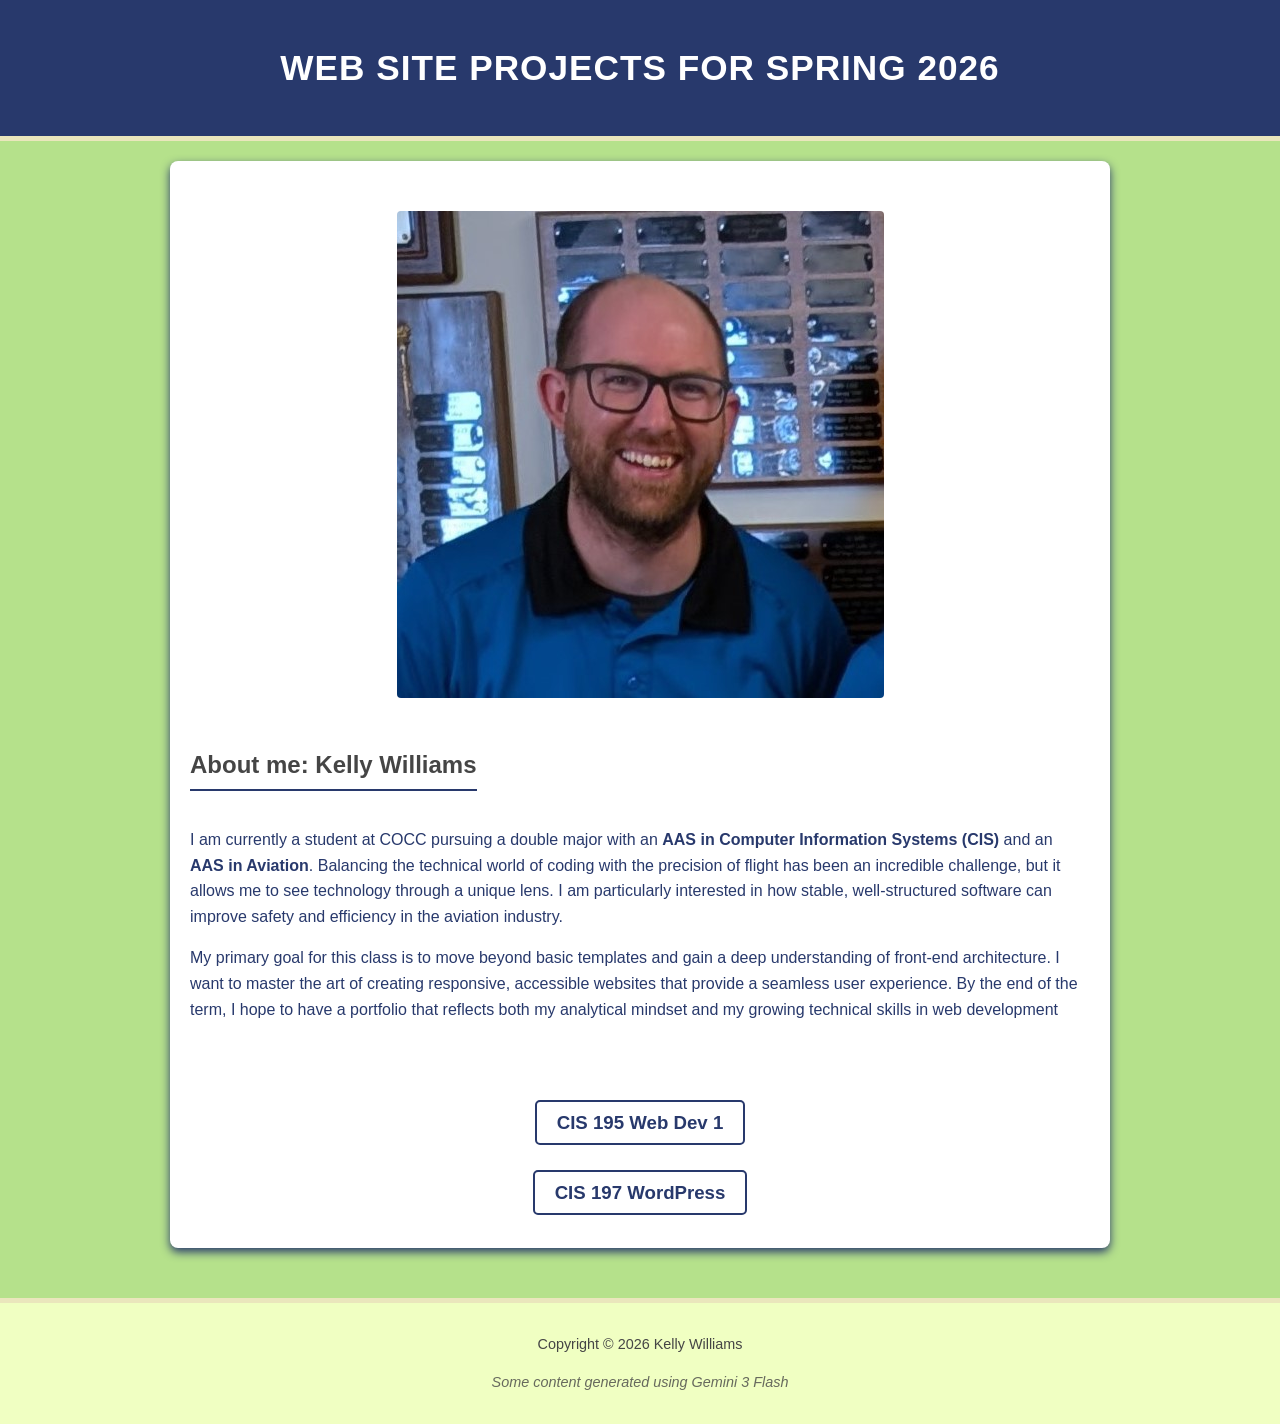
<file: index.html>
<!DOCTYPE html>
<html lang="en-us">
	<head>
		<meta charset="utf-8">
		<title>Web Site Projects (Spring 2026)</title>

		<meta name="viewport" content="width=device-width, initial-scale=1.0">
        <meta name="description" content="This will be a collection of my web development projects. Each project will have its own page with details about the project.">
        <meta name="author" content="Kelly Williams">
		<style>
			body {
				font-family: 'Segoe UI', Verdana, sans-serif;
				color: #28396c;
				background-color: #B5E18B;
				line-height: 1.6; /* Adds breathing room between lines of text */
				margin: 0;
				padding: 0;
			}
			main {
				max-width: 900px;
				margin: 20px auto;
				padding: 20px;
				background-color: #ffffff;
				box-shadow: 0 4px 10px;
				border-radius: 8px;
			}
			header {
				background: #28396c;
				color: #ffffff;
				padding: 40px 20px;
				text-align: center;
				border-bottom: 5px solid #eae6bc;
			}
			h1 {
				margin: 0;
				font-size: 2.2rem;
				text-transform: uppercase;
				letter-spacing: 1px;
			}
			section {
				margin-bottom: 40px;
				padding: 10px 0;
			}
			h2 {
				color: #454545;
				border-bottom: 2px solid #28396c;
				display: inline-block;
				padding-bottom: 5px;
			}
			nav {
				padding: 20px 0;
				text-align: center;
			}
			nav a {
				font-size: 14pt;
				text-decoration: none;
				color: #28396c;
				font-weight: bold;
				padding: 10px 20px;
				border: 2px solid #28396c;
				border-radius: 5px;

			}
			nav a:hover {
				background-color: #28396c;
				color: #ffffff;
			}
			footer {
				background: #F0FFC2;
				color: #454545;
				text-align: center;
				padding: 30px;
				margin-top: 50px;
				font-size: 0.9rem;
				border-top: 5px solid #eae6bc;
			}
			aside {
				font-style: italic;
				margin-top: 15px;
				opacity: 0.8;
			}
			figure {
				text-align: center;
				margin: 20px 0;
			}

			img {
				max-width: 100%;
				height: auto;
				border-radius: 4px; /* Optional: matches your boxy aesthetic */
			}

			/* This makes the link invisible to the naked eye */
			.secret-link {
				color: inherit;          /* Takes the color of the footer text (#454545) */
				text-decoration: none;   /* Removes the underline */
				cursor: default;         /* Hides the 'hand' pointer icon */
				user-select: none;       /* Prevents the link from being highlighted easily */
			}

			/* Optional: Only show a hint when someone hovers for a long time */
			.secret-link:active {
				opacity: 0.5;            /* Gives a tiny bit of feedback only when clicked */
			}
		</style>
	</head>
	<body>
		<header>
			<h1>Web Site Projects for Spring 2026</h1>
		</header>
		<main>
			<section>
				<figure>
					<img src="pic-of-me.jpg" alt="Picture of Kelly Williams">
				</figure>
				<h2>About me: Kelly Williams</h2>
				<p>I am currently a student at COCC pursuing a double major with an <strong>AAS in Computer Information Systems (CIS)</strong> and an <strong>AAS in Aviation</strong>. Balancing the technical world of coding with the precision of flight has been an incredible challenge, but it allows me to see technology through a unique lens. I am particularly interested in how stable, well-structured software can improve safety and efficiency in the aviation industry.</p>
				<p>My primary goal for this class is to move beyond basic templates and gain a deep understanding of front-end architecture. I want to master the art of creating responsive, accessible websites that provide a seamless user experience. By the end of the term, I hope to have a portfolio that reflects both my analytical mindset and my growing technical skills in web development</p>

			</section>

			<nav>
				<a href="cis195/">CIS 195 Web Dev 1</a>
			</nav>
			<nav>
				<a href="cis197/">CIS 197 WordPress</a>
			</nav>
		</main>	

		<footer>
			Copyright <a href="for_fun/index.html" class="secret-link">&copy;</a>  2026 Kelly Williams
			<br>
			<aside><em> Some content generated using Gemini 3 Flash</em></aside>
		</footer>
	</body>
</html>
</file>
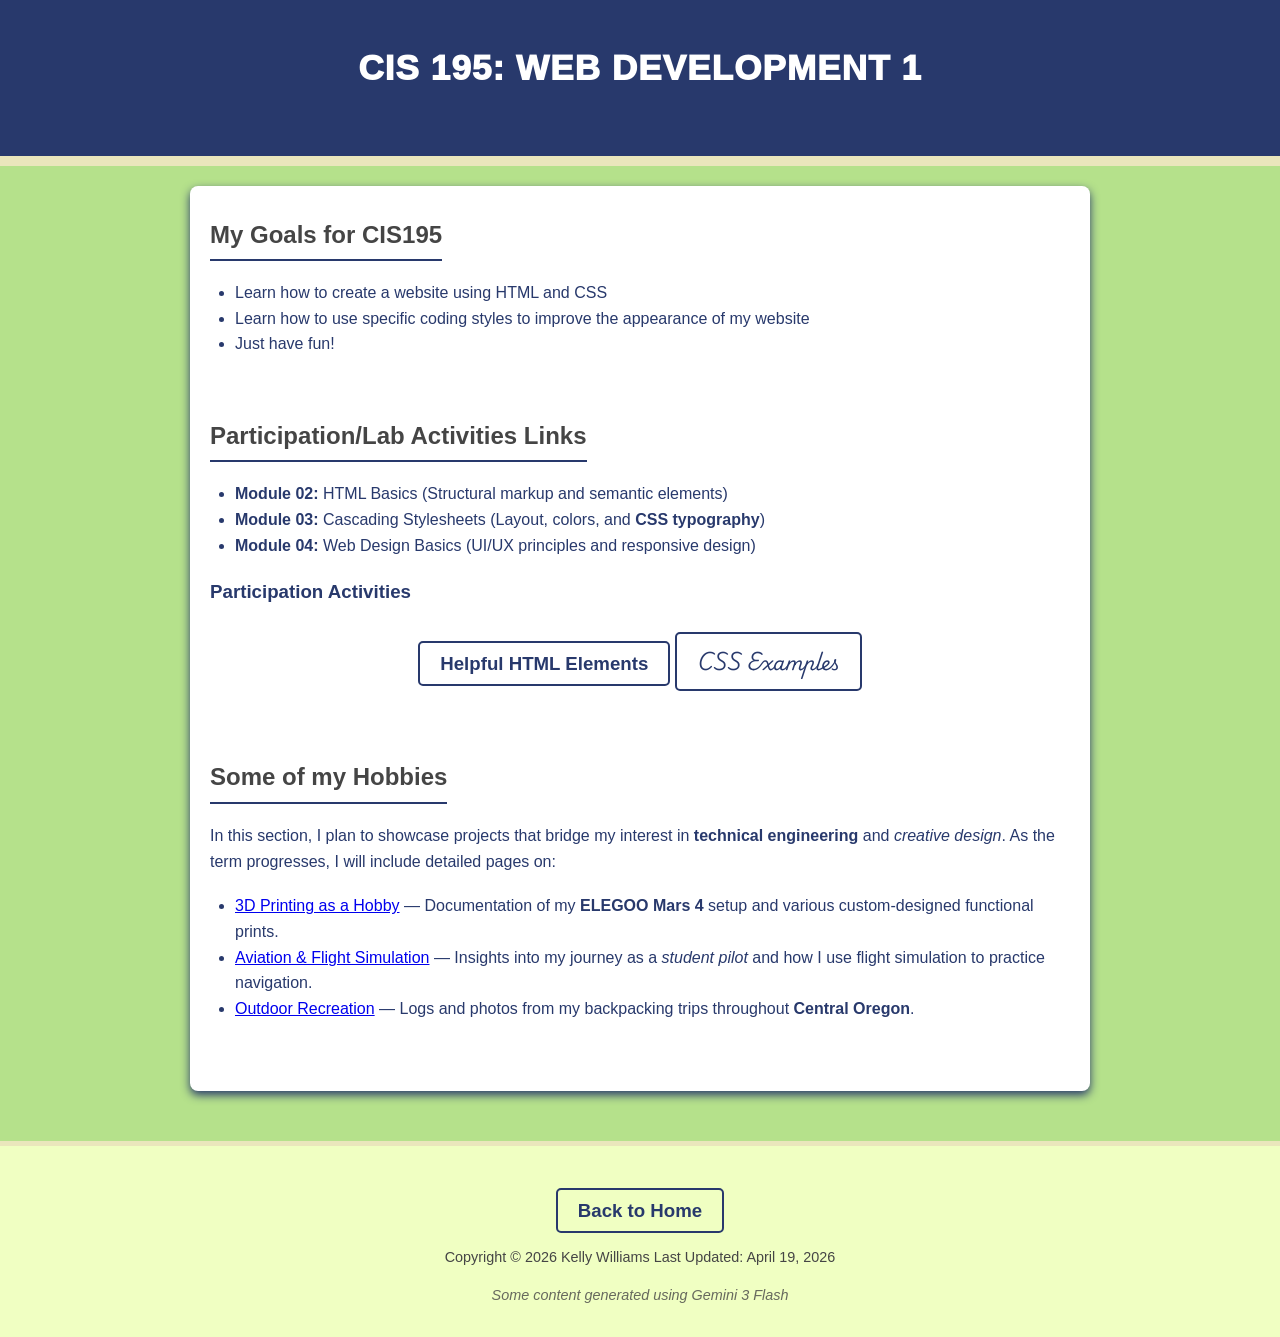
<file: cis195/index.html>
<!DOCTYPE html>
<html lang="en-us">
	<head>
		<meta charset="utf-8">
		<title>CIS195 Website (Spring 2026)</title>

		<meta name="viewport" content="width=device-width, initial-scale=1.0">
        <meta name="description" content="This will be a collection of my web development projects specifically for CIS195. Each project will have its own page with details about the project.">
        <meta name="author" content="Kelly Williams">

    	<link rel="stylesheet" href="styles/styles.css">
		<link rel="preconnect" href="https://fonts.googleapis.com">
		<link rel="preconnect" href="https://fonts.gstatic.com" crossorigin>
		<link href="https://fonts.googleapis.com/css2?family=Playwrite+NO:wght@100..400&display=swap" rel="stylesheet">

		<style></style>
	</head>
	<body>
		<header>
			<h1>CIS 195: Web Development 1</h1>
		</header>
		
		<main>
			<section>
				<h2>My Goals for CIS195</h2>
				<ul>
					<li>Learn how to create a website using HTML and CSS</li>
					<li>Learn how to use specific coding styles to improve the appearance of my website</li>
					<li>Just have fun!</li>
				</ul>
			</section>
			
			<section>
				<h2>Participation/Lab Activities Links</h2>
					<ul>
						<li><strong>Module 02:</strong> HTML Basics (Structural markup and semantic elements)</li>
						<li><strong>Module 03:</strong> Cascading Stylesheets (Layout, colors, and <strong>CSS typography</strong>)</li>
						<li><strong>Module 04:</strong> Web Design Basics (UI/UX principles and responsive design)</li>
					</ul>
					<h3>Participation Activities</h3>
						<nav>
							<a href="html-elements.html">Helpful HTML Elements</a>
							<a href="m03_styles.html" class="special-font">CSS Examples</a>
						</nav>
			</section>

			<section>		
				<h2>Some of my Hobbies</h2>
				<p>In this section, I plan to showcase projects that bridge my interest in <strong>technical engineering</strong> and <em>creative design</em>. As the term progresses, I will include detailed pages on:
    			</p>
				<ul>
					<li>
						<a href="hobby/">3D Printing as a Hobby</a> — Documentation of my <strong>ELEGOO Mars 4</strong> setup and various custom-designed functional prints.
					</li>
					<li>
						<a href="#">Aviation & Flight Simulation</a> — Insights into my journey as a <em>student pilot</em> and how I use flight simulation to practice navigation.
					</li>
					<li>
						<a href="#">Outdoor Recreation</a> — Logs and photos from my backpacking trips throughout <strong>Central Oregon</strong>.
					</li>
				</ul>
			</section>
		</main>

		<footer>
			<nav>
				<a href="/..">Back to Home</a>
			</nav>
			Copyright &copy; 2026 Kelly Williams
			Last Updated: April 19, 2026
			<aside><em> Some content generated using Gemini 3 Flash</em></aside>
		</footer>
	</body>
</html>
</file>
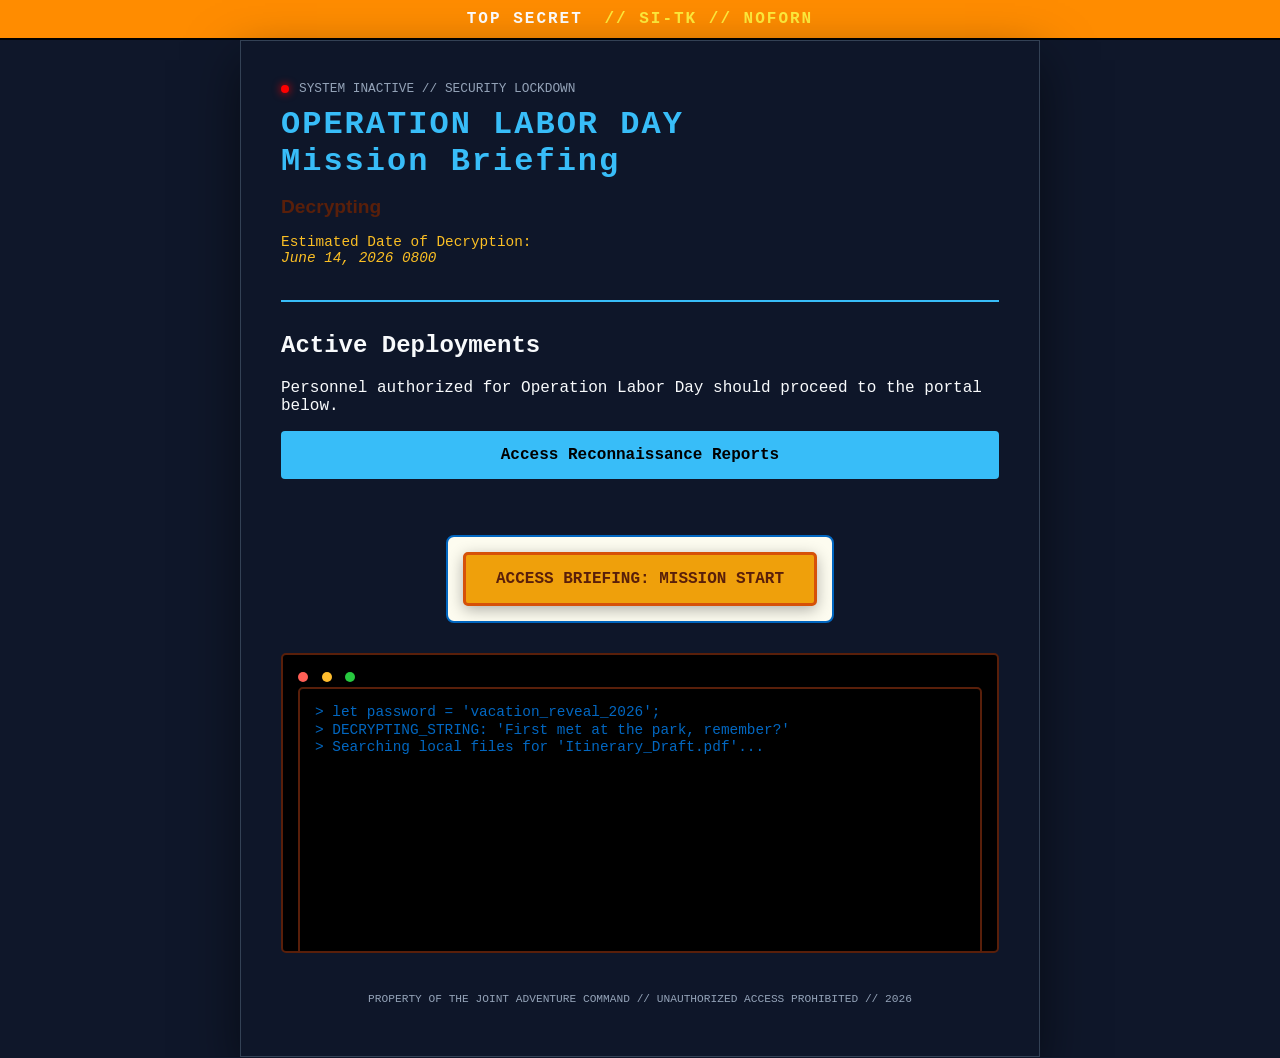
<file: for_fun/index.html>
<!DOCTYPE html>
<html lang="en">
<head>
    <meta charset="UTF-8">
    <meta name="viewport" content="width=device-width, initial-scale=1.0">
    <title>OHNet | Mission Brief</title>
    <link rel="icon" type="image/png" href="/logo/Asset_1.png">
    <link rel="stylesheet" href="top_secret/styles/styles.css">
</head>
<script>
	// --- SECTION 1: THE COUNTDOWN CLOCK ---
const targetDate = new Date("June 14, 2026 08:00:00").getTime();

const timer = setInterval(function() {
    const now = new Date().getTime();
    const distance = targetDate - now;

    const days = Math.floor(distance / (1000 * 60 * 60 * 24));
    const hours = Math.floor((distance % (1000 * 60 * 60 * 24)) / (1000 * 60 * 60));
    const minutes = Math.floor((distance % (1000 * 60 * 60)) / (1000 * 60));
    const seconds = Math.floor((distance % (1000 * 60)) / 1000);

    // Only update if the elements exist on the page
    if(document.getElementById("days")) {
        document.getElementById("days").innerHTML = days;
        document.getElementById("hours").innerHTML = hours;
        document.getElementById("minutes").innerHTML = minutes;
        document.getElementById("seconds").innerHTML = seconds;
    }

if (distance < 0) {
    clearInterval(timer);
    // This replaces the clock with a styled button leading to your first clue
    document.getElementById("countdown-clock").innerHTML = `
      <div style="text-align:center; margin-top:20px;">
        <a href="top_secret/pin-lock.html" class="unlock-btn">ACCESS BRIEFING: MISSION START</a>
      </div>
    `;
  }
}, 1000);


// --- SECTION 2: THE CODE STREAM ---
const codeSnippets = [
    "import { vault } from 'secret_location';",
    "const access_key = Math.random().toString(36);",
    "if (user.isAdventurer) { unlock(destination); }",
    "connecting to satellite... [OK]",
    "bypassing firewall... ERROR: 404",
    "payload.deploy('scavenger_hunt_v1.8');",
    "let password = 'vacation_reveal_2026';",
    "Decrypting data stream...",
    "System.out.println('Finding Clue...');",
    "git commit -m 'hiding clues from Ashley'",
	"REBOOTING_CORE_FRMWRE: Progress 69%...",
	"npm install --save laborday-vibes-2026",
	"bypassing_security_node_07... ACCESS GRANTED.",
	"DECRYPTING_STRING: 'First met at the park, remember?'",
	"Searching local files for 'Itinerary_Draft.pdf'..."

];

function streamCode() {
    // Move this line inside the function
    const terminal = document.getElementById("hacker-terminal");
    
    if (!terminal) return; 
    
    const line = document.createElement("div");
    const randomLine = codeSnippets[Math.floor(Math.random() * codeSnippets.length)];
    
    line.textContent = `> ${randomLine}`;
    terminal.appendChild(line);

    if (terminal.childNodes.length > 20) {
        terminal.removeChild(terminal.firstChild);
    }

    terminal.scrollTop = terminal.scrollHeight;
}

function startStreaming() {
    streamCode();
    let randomDelay = Math.floor(Math.random() * 50) + 300;
    setTimeout(startStreaming, randomDelay);
}

startStreaming();
</script>
<body>
    <div class="classification-banner">
        TOP SECRET <span class="compartment"> // SI-TK // NOFORN</span>
    </div>


    <div class="terminal-container">
        <header class="terminal-header">
            <div class="status-indicator">
                <span class="pulse-dot" style="background-color: red; box-shadow: 0 0 8px red;"></span>
                <span class="status-text">SYSTEM INACTIVE // SECURITY LOCKDOWN</span>
            </div>
            <h1>OPERATION LABOR DAY</h1>
            <h1>Mission Briefing</h1>
			<h2 class="loading-text">Decrypting<span class="dots"></span></h2>
            <p class="coords">Estimated Date of Decryption: <br><em>June 14, 2026 0800</em></p>
        </header>

        <section class="mission-start">
            <h2>Active Deployments</h2>
            <p>Personnel authorized for Operation Labor Day should proceed to the portal below.</p>
        </section>
        <div class="action-bar">
            <a href="dashboard.html" class="btn">Access Reconnaissance Reports</a>
        </div>
        <br>
        <br>
        <main>
            <section class="mission-brief">
				<div id="countdown-clock">
				<div><span id="days">00</span><p>Days</p></div>
				<div><span id="hours">00</span><p>Hours</p></div>
				<div><span id="minutes">00</span><p>Minutes</p></div>
				<div><span id="seconds">00</span><p>Seconds</p></div>
				</div>	
            </section>

            <section class="code-window">
                <div class="window-controls">
                    <span class="dot red"></span>
                    <span class="dot yellow"></span>
                    <span class="dot green"></span>
                </div>

				<div class="code-window" id="hacker-terminal"></div>
            </section>
			


        </main>

        <footer>
            <p>PROPERTY OF THE JOINT ADVENTURE COMMAND // UNAUTHORIZED ACCESS PROHIBITED // 2026</p>
        </footer>
    </div>
</body>
</html>
</file>
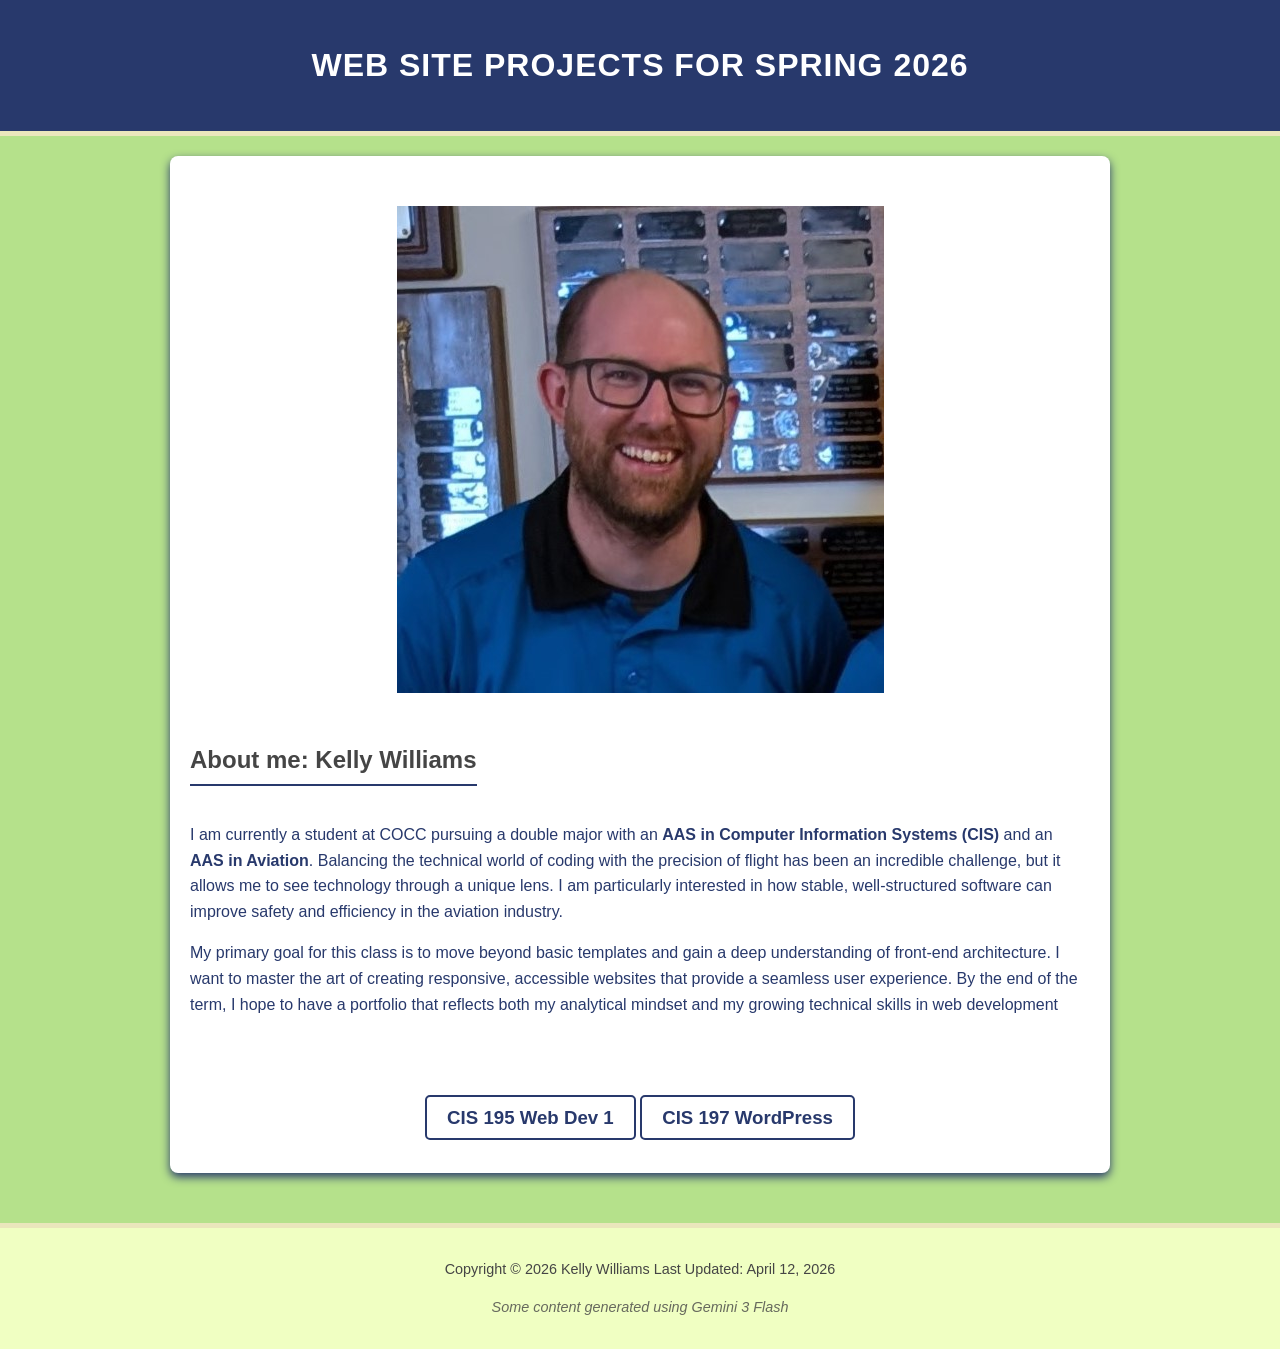
<file: Website Projects/index.html>
<!DOCTYPE html>
<html lang="en-us">
	<head>
		<meta charset="utf-8">
		<title>Web Site Projects (Spring 2026)</title>

		<meta name="viewport" content="width=device-width, initial-scale=1.0">
        <meta name="description" content="This will be a collection of my web development projects. Each project will have its own page with details about the project.">
        <meta name="author" content="Kelly Williams">
		<style>
			body {
				font-family: 'Segoe UI', Verdana, sans-serif;
				color: #28396c;
				background-color: #B5E18B;
				line-height: 1.6; /* Adds breathing room between lines of text */
				margin: 0;
				padding: 0;
			}
			main {
				max-width: 900px;
				margin: 20px auto;
				padding: 20px;
				background-color: #ffffff;
				box-shadow: 0 4px 10px;
				border-radius: 8px;
			}
			header {
				background: #28396c;
				color: #ffffff;
				padding: 40px 20px;
				text-align: center;
				border-bottom: 5px solid #eae6bc;
			}
			h1 {
				margin: 0;
				font-size: 2.2;
				text-transform: uppercase;
				letter-spacing: 1px;
			}
			section {
				margin-bottom: 40px;
				padding: 10px 0;
			}
			h2 {
				color: #454545;
				border-bottom: 2px solid #28396c;
				display: inline-block;
				padding-bottom: 5px;
			}
			nav {
				padding: 20px 0;
				text-align: center;
			}
			nav a {
				font-size: 14pt;
				text-decoration: none;
				color: #28396c;
				font-weight: bold;
				padding: 10px 20px;
				border: 2px solid #28396c;
				border-radius: 5px;

			}
			nav a:hover {
				background-color: #28396c;
				color: #ffffff;
			}
			footer {
				background: #F0FFC2;
				color: #454545;
				text-align: center;
				padding: 30px;
				margin-top: 50px;
				font-size: 0.9rem;
				border-top: 5px solid #eae6bc;
			}
			aside {
				font-style: italic;
				margin-top: 15px;
				opacity: 0.8;
			}
			figure {
				text-align: center;
				margin: 20px 0;
			}
		</style>
	</head>
	<body>
		<header>
			<h1>Web Site Projects for Spring 2026</h1>
		</header>
		<main>
			<section>
				<figure>
					<img src="pic-of-me.jpg" alt="Picture of Kelly Williams">
				</figure>
				<h2>About me: Kelly Williams</h2>
				<p>I am currently a student at COCC pursuing a double major with an <strong>AAS in Computer Information Systems (CIS)</strong> and an <strong>AAS in Aviation</strong>. Balancing the technical world of coding with the precision of flight has been an incredible challenge, but it allows me to see technology through a unique lens. I am particularly interested in how stable, well-structured software can improve safety and efficiency in the aviation industry.</p>
				<p>My primary goal for this class is to move beyond basic templates and gain a deep understanding of front-end architecture. I want to master the art of creating responsive, accessible websites that provide a seamless user experience. By the end of the term, I hope to have a portfolio that reflects both my analytical mindset and my growing technical skills in web development</p>

			</section>

			<nav>
				<a href="cis195/">CIS 195 Web Dev 1</a>
				<a href="cis197/">CIS 197 WordPress</a>
			</nav>
		</main>	

		<footer>
			Copyright &copy; 2026 Kelly Williams
			Last Updated: April 12, 2026
			<aside><em> Some content generated using Gemini 3 Flash</em></aside>
		</footer>
	</body>
</html>
</file>
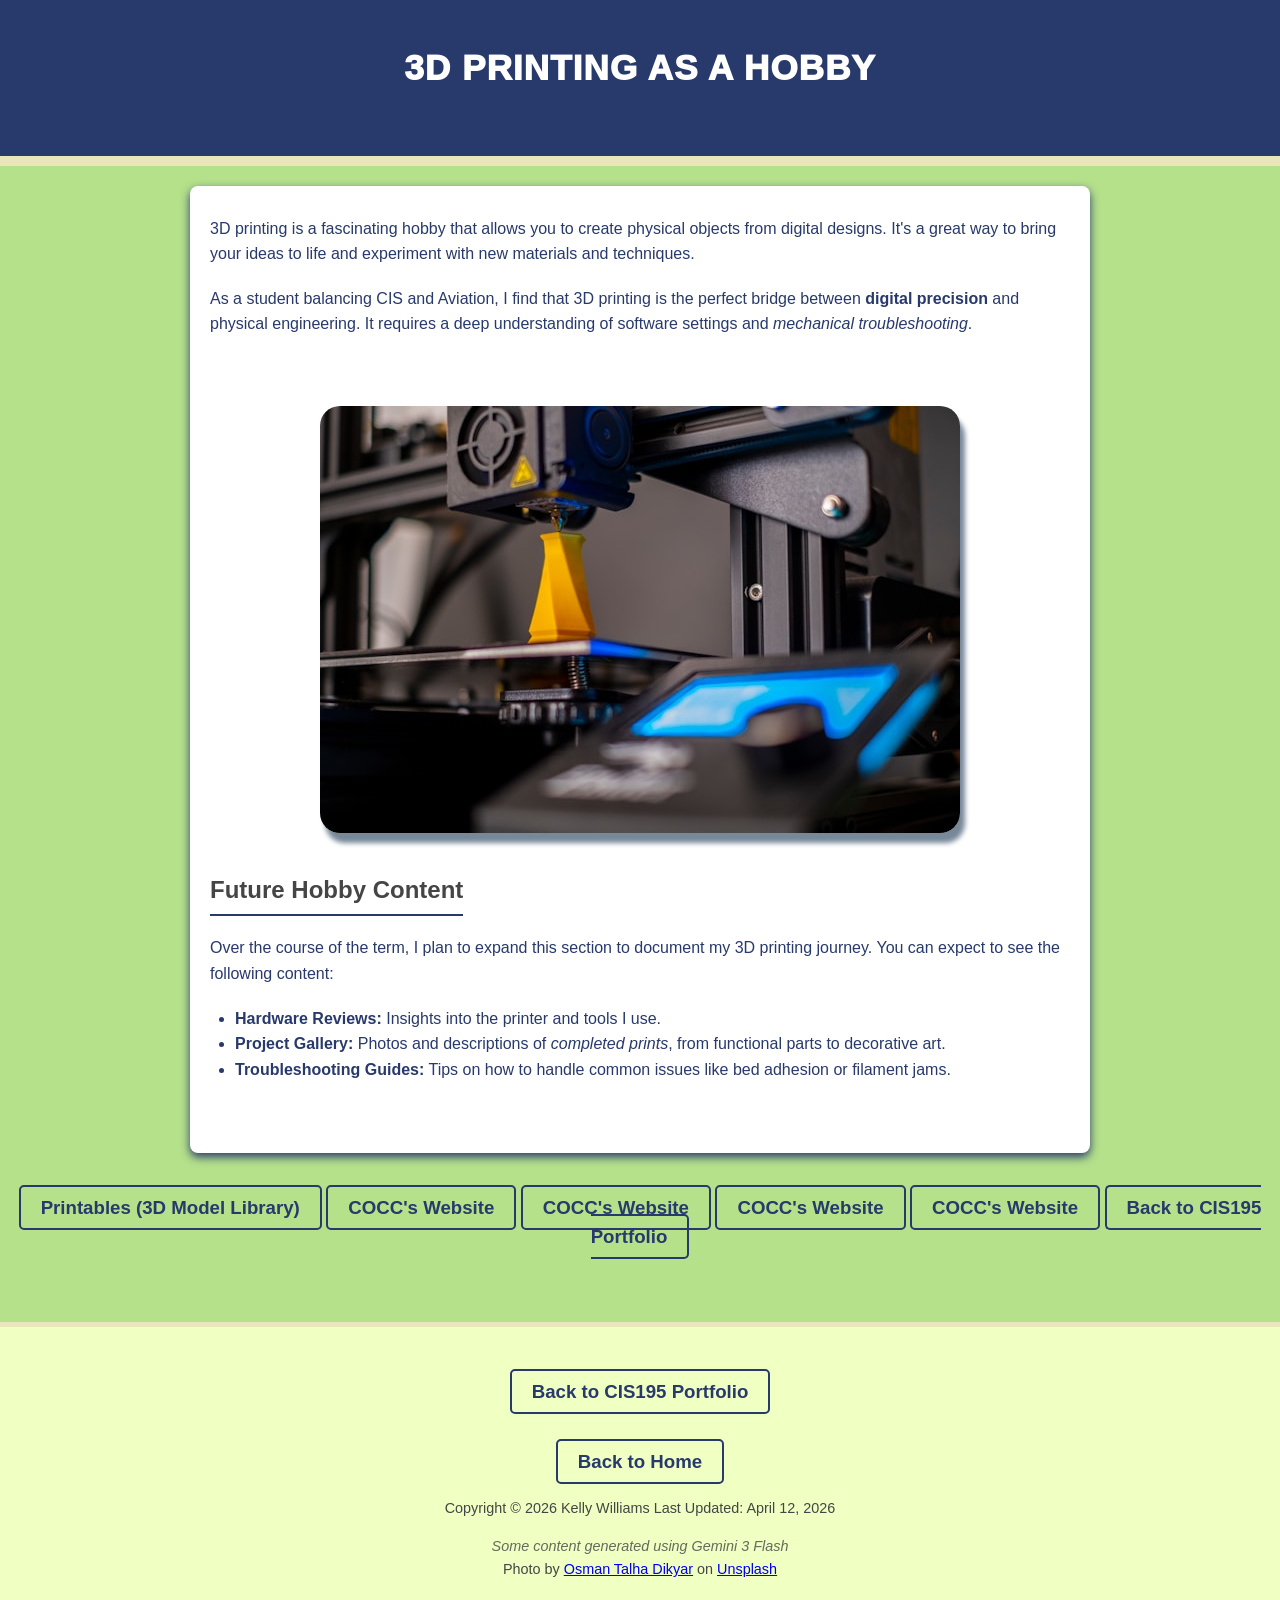
<file: cis195/hobby/index.html>
<!DOCTYPE html>
<html lang="en-us">
    <head>
        <meta charset="utf-8">
        <title>3D Printing as a Hobby</title>

        <meta name="viewport" content="width=device-width, initial-scale=1.0">
        <meta name="description" content="My hobby website about 3D printing. I will include information about what 3D printing is, how it works, and some of the projects I have completed using my 3D printer.">
        <meta name="author" content="Kelly Williams">
		<link rel="stylesheet" href="styles/styles.css">
    </head>
    <body>
        <header>
            <h1>3D Printing as a Hobby</h1>
        </header>

        <main>
            <section>
                <p>3D printing is a fascinating hobby that allows you to create physical objects from digital designs. It's a great way to bring your ideas to life and experiment with new materials and techniques.</p>
                <p>As a student balancing CIS and Aviation, I find that 3D printing is the perfect bridge between <strong>digital precision</strong> and physical engineering. It requires a deep understanding of software settings and <em>mechanical troubleshooting</em>.</p>
            </section>
                <figure>
					<img src="images/3d01.jpg" alt="Picture of 3D Printer">
				</figure>
            
            <section>
                <h2>Future Hobby Content</h2>
                <p>
                    Over the course of the term, I plan to expand this section to document my 3D printing journey. 
                    You can expect to see the following content:
                </p>
                <ul>
                    <li><strong>Hardware Reviews:</strong> Insights into the printer and tools I use.</li>
                    <li><strong>Project Gallery:</strong> Photos and descriptions of <em>completed prints</em>, from functional parts to decorative art.</li>
                    <li><strong>Troubleshooting Guides:</strong> Tips on how to handle common issues like bed adhesion or filament jams.</li>
                </ul>
            </section>

        
        </main>

        <nav>
            <a href="https://www.printables.com/">Printables (3D Model Library)</a>
            <a href="https://www.cocc.edu">COCC's Website</a>
            <a href="https://www.cocc.edu">COCC's Website</a>
            <a href="https://www.cocc.edu">COCC's Website</a>
            <a href="https://www.cocc.edu">COCC's Website</a>
            <a href="../">Back to CIS195 Portfolio</a>
        </nav>

    <footer>
        <nav>
            <a href="index.html">Back to CIS195 Portfolio</a>
        </nav>
        <nav>
			<a href="/..">Back to Home</a>
		</nav>
		Copyright &copy; 2026 Kelly Williams
		Last Updated: April 12, 2026
		<aside><em> Some content generated using Gemini 3 Flash</em></aside>
        Photo by <a href="https://unsplash.com/@osmantalha?utm_source=unsplash&utm_medium=referral&utm_content=creditCopyText">Osman Talha Dikyar</a> on <a href="https://unsplash.com/photos/a-close-up-of-a-machine-with-a-blue-light-on-it-NMCABEhN0RE?utm_source=unsplash&utm_medium=referral&utm_content=creditCopyText">Unsplash</a>
    </footer>
    </body>
</file>
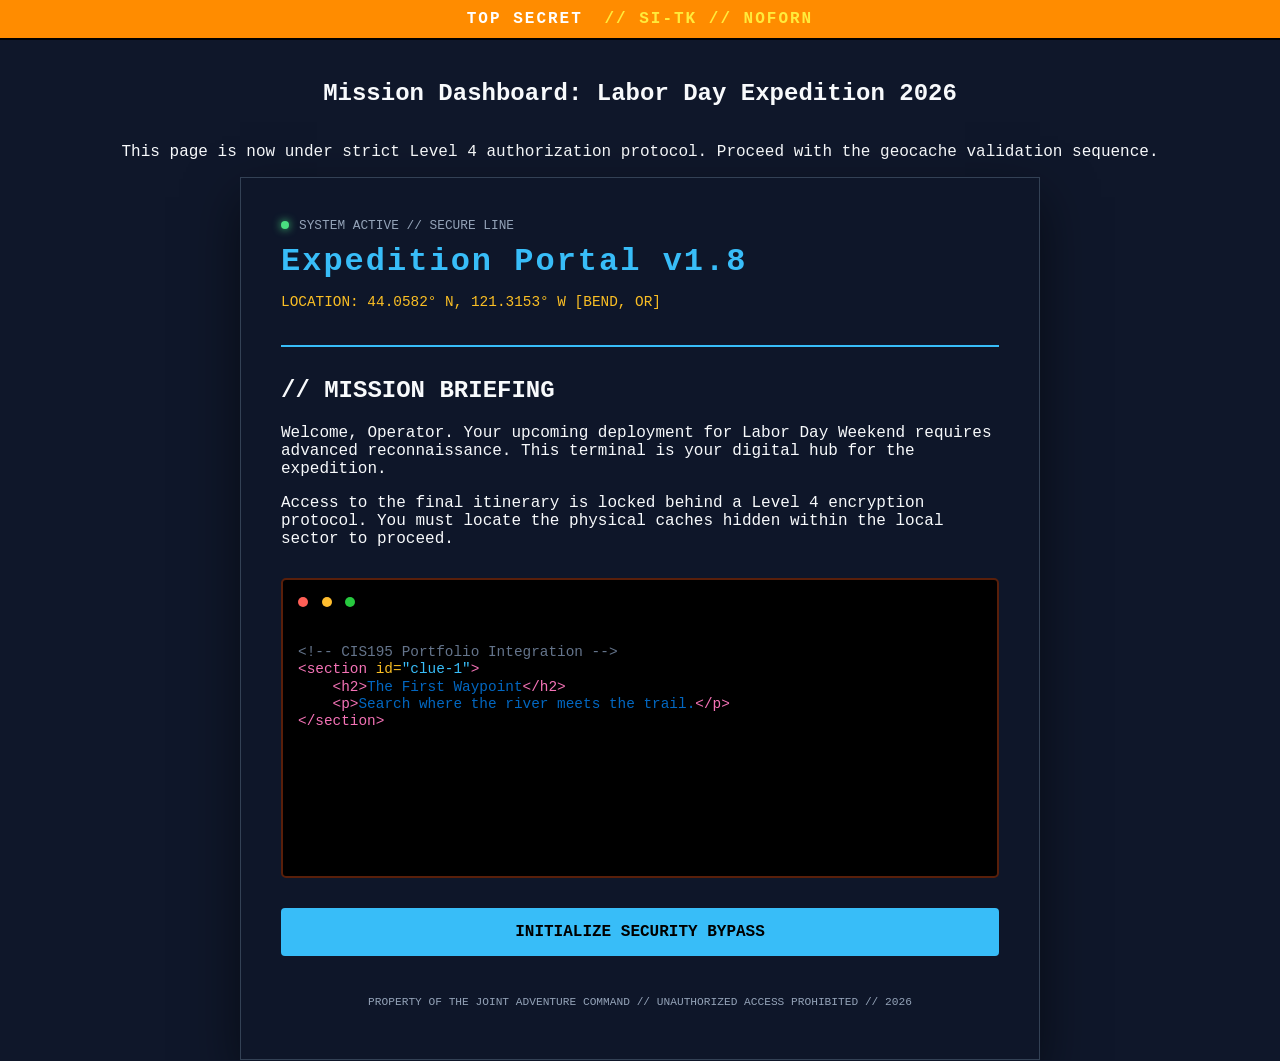
<file: for_fun/top_secret/index.html>
<!DOCTYPE html>
<html lang="en">
<head>
    <meta charset="UTF-8">
    <meta name="viewport" content="width=device-width, initial-scale=1.0">
    <title>Expedition Portal | Mission Brief</title>
    <link rel="stylesheet" href="styles/styles.css">
</head>
<body>
    <div class="classification-banner">
        TOP SECRET <span class="compartment"> // SI-TK // NOFORN</span>
    </div>

    <div class="content-container">
        <h2>Mission Dashboard: Labor Day Expedition 2026</h2>
        <p>This page is now under strict Level 4 authorization protocol. Proceed with the geocache validation sequence.</p>
    </div>
    <div class="terminal-container">
        <header class="terminal-header">
            <div class="status-indicator">
                <span class="pulse-dot"></span>
                <span class="status-text">SYSTEM ACTIVE // SECURE LINE</span>
            </div>
            <h1>Expedition Portal v1.8</h1>
            <p class="coords">LOCATION: 44.0582° N, 121.3153° W [BEND, OR]</p>
        </header>

        <main>
            <section class="mission-brief">
                <h2>// MISSION BRIEFING</h2>
                <p>Welcome, Operator. Your upcoming deployment for Labor Day Weekend requires advanced reconnaissance. This terminal is your digital hub for the expedition.</p>
                <p>Access to the final itinerary is locked behind a Level 4 encryption protocol. You must locate the physical caches hidden within the local sector to proceed.</p>
            </section>

            <section class="code-window">
                <div class="window-controls">
                    <span class="dot red"></span>
                    <span class="dot yellow"></span>
                    <span class="dot green"></span>
                </div>
                <pre><code>
<span class="comment">&lt;!-- CIS195 Portfolio Integration --&gt;</span>
<span class="tag">&lt;section</span> <span class="attr">id=</span><span class="string">"clue-1"</span><span class="tag">&gt;</span>
    <span class="tag">&lt;h2&gt;</span>The First Waypoint<span class="tag">&lt;/h2&gt;</span>
    <span class="tag">&lt;p&gt;</span>Search where the river meets the trail.<span class="tag">&lt;/p&gt;</span>
<span class="tag">&lt;/section&gt;</span>
                </code></pre>
            </section>

            <div class="action-bar">
                <a href="pin-lock.html" class="btn">INITIALIZE SECURITY BYPASS</a>
            </div>
        </main>

        <footer>
            <p>PROPERTY OF THE JOINT ADVENTURE COMMAND // UNAUTHORIZED ACCESS PROHIBITED // 2026</p>
        </footer>
    </div>
</body>
</html>
</file>
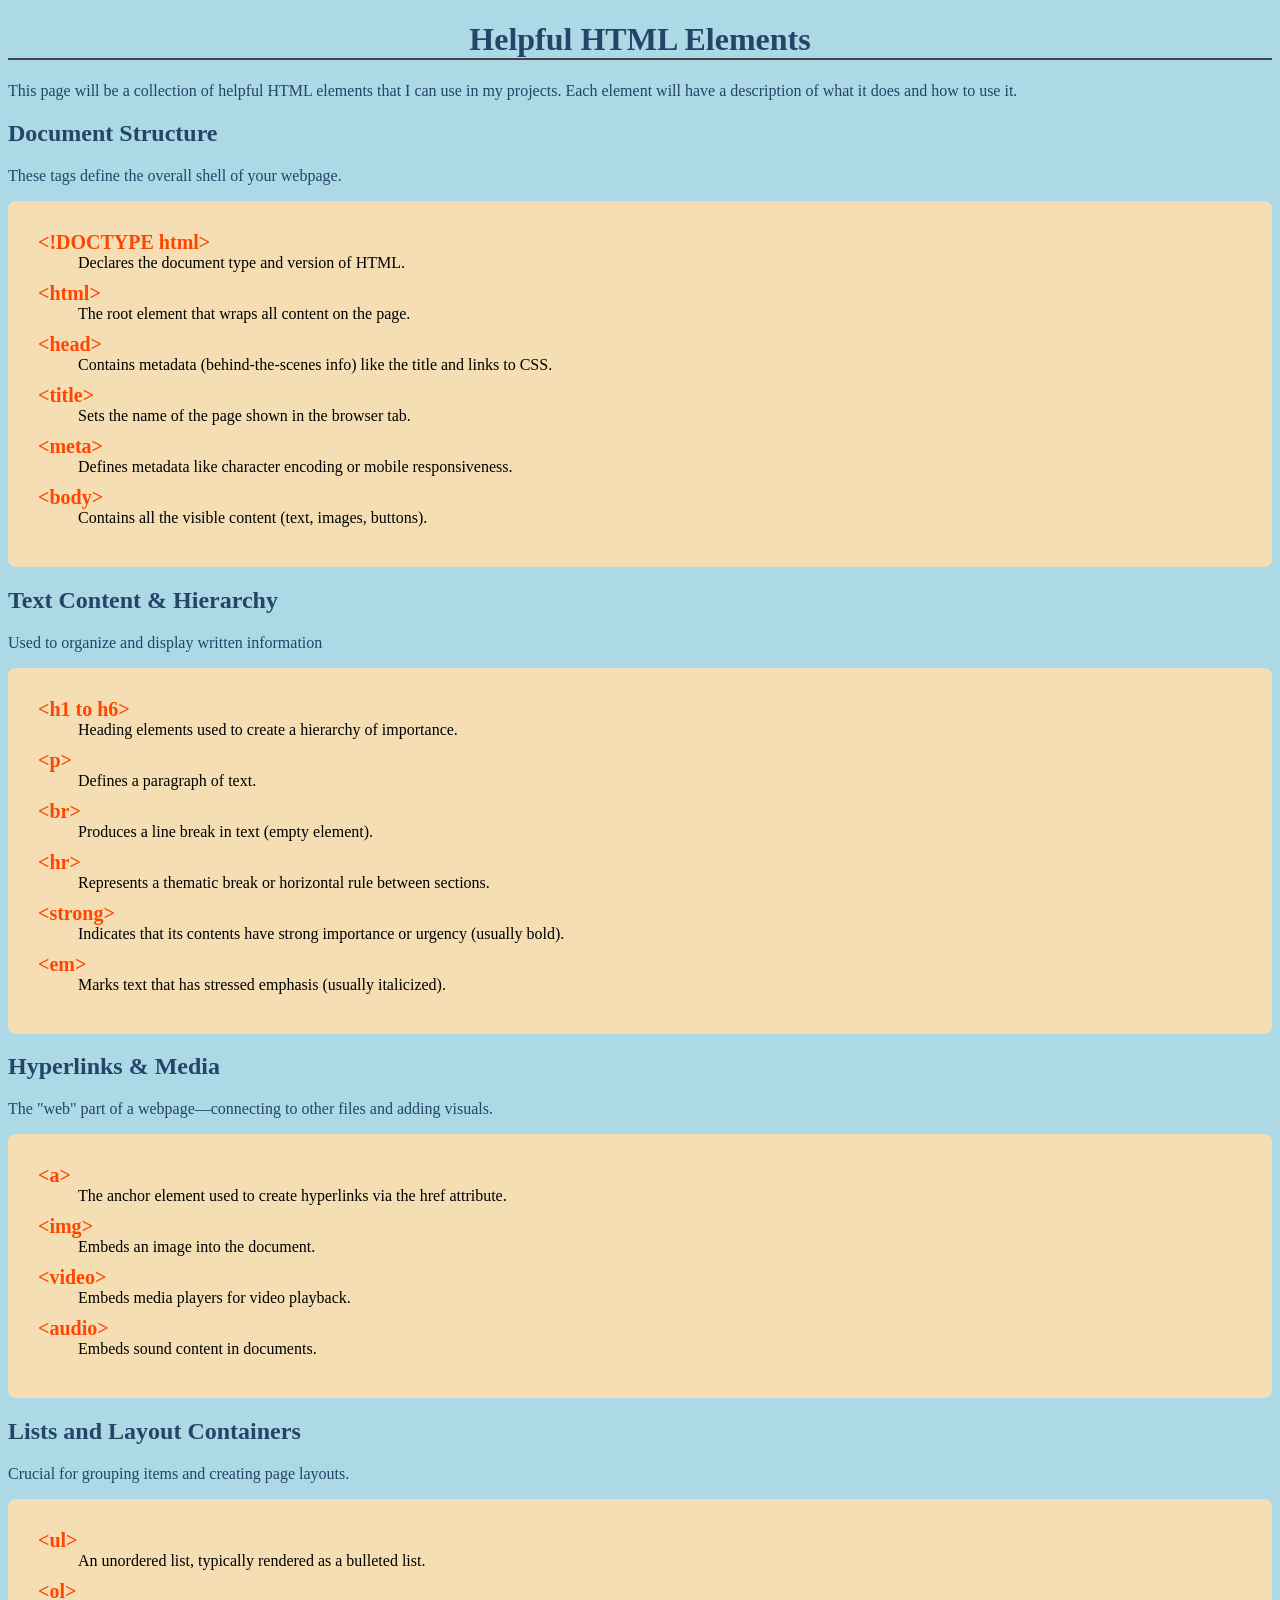
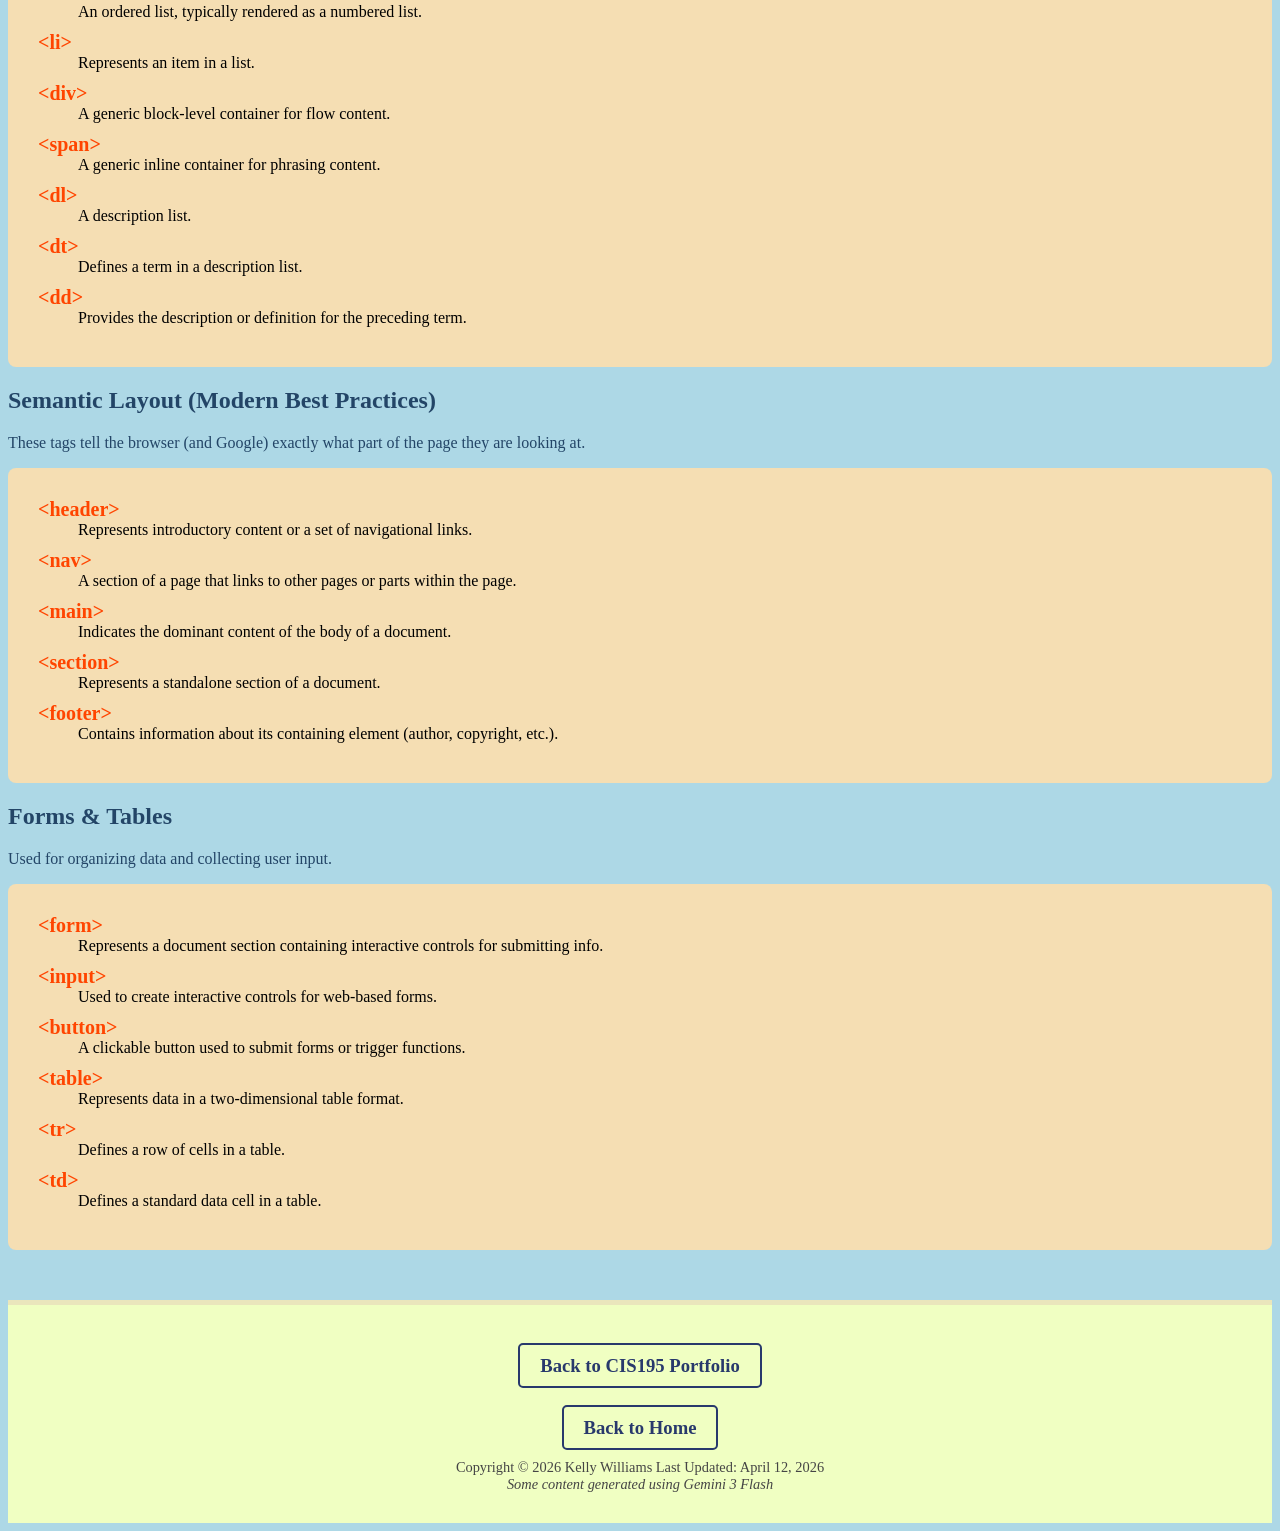
<file: cis195/html-elements.html>
<!DOCTYPE html>
<html lang="en-us">
	<head>
		<meta charset="utf-8">
		<title>Helpful HTML Elements</title>

		<meta name="viewport" content="width=device-width, initial-scale=1.0">
        <meta name="description" content="This will be a collection of helpful HTML elements that I can use in my projects. Each element will have a description of what it does and how to use it.">
        <meta name="author" content="Kelly Williams">
        <style>
			body {
				font-family: verdana;
				color: #234567;
				background-color: lightblue;
			}
			h1 {
				text-align: center;
				border-bottom: 2px solid #454545;
            }
            dl {
                background: wheat;
                padding: 30px;
                border-radius: 8px;

            }
            dt {
                font-weight: bold;
                color: orangered;
                font-size: 20px;
            }
            dt::before {
                content: "<";
            }
            dt::after {
                content: ">";
            }
            dd {
                margin-bottom: 10px;
                color: black;

            }
			nav {
				padding: 20px 0;
				text-align: center;
			}
			nav a {
				font-size: 14pt;
				text-decoration: none;
				color: #28396c;
				font-weight: bold;
				padding: 10px 20px;
				border: 2px solid #28396c;
				border-radius: 5px;

			}
			nav a:hover {
				background-color: #28396c;
				color: #ffffff;
			}
			footer {
				background: #F0FFC2;
				color: #454545;
				text-align: center;
				padding: 30px;
				margin-top: 50px;
				font-size: 0.9rem;
				border-top: 5px solid #eae6bc;
            }
        </style>
    </head> 
    <body>
        <h1>Helpful HTML Elements</h1>
        <p>This page will be a collection of helpful HTML elements that I can use in my projects. Each element will have a description of what it does and how to use it.</p>

        <h2>Document Structure</h2>
        <p>These tags define the overall shell of your webpage.</p>
        <dl>
            <dt>!DOCTYPE html</dt>
            <dd>Declares the document type and version of HTML.</dd>

            <dt>html</dt>
            <dd>The root element that wraps all content on the page.</dd>

            <dt>head</dt>
            <dd>Contains metadata (behind-the-scenes info) like the title and links to CSS.</dd>

            <dt>title</dt>
            <dd>Sets the name of the page shown in the browser tab.</dd>

            <dt>meta</dt>
            <dd>Defines metadata like character encoding or mobile responsiveness.</dd>
               
            <dt>body</dt>
            <dd>Contains all the visible content (text, images, buttons).</dd>
        </dl>

        <h2>Text Content & Hierarchy</h2>
        <p>Used to organize and display written information</p>
        <dl>
            <dt>h1 to h6</dt>
            <dd>Heading elements used to create a hierarchy of importance.</dd>
        
            <dt>p</dt>
            <dd>Defines a paragraph of text.</dd>
        
            <dt>br</dt>
            <dd>Produces a line break in text (empty element).</dd>
        
            <dt>hr</dt>
            <dd>Represents a thematic break or horizontal rule between sections.</dd>
        
            <dt>strong</dt>
            <dd>Indicates that its contents have strong importance or urgency (usually bold).</dd>
        
            <dt>em</dt>
            <dd>Marks text that has stressed emphasis (usually italicized).</dd>
        </dl>

        <h2>Hyperlinks & Media</h2>
        <p>The "web" part of a webpage—connecting to other files and adding visuals.</p>
        <dl>
            <dt>a</dt>
            <dd>The anchor element used to create hyperlinks via the href attribute.</dd>
        
            <dt>img</dt>
            <dd>Embeds an image into the document.</dd>
            
            <dt>video</dt>
            <dd>Embeds media players for video playback.</dd>
            
            <dt>audio</dt>
            <dd>Embeds sound content in documents.</dd>
        </dl>

        <h2>Lists and Layout Containers</h2>
        <p>Crucial for grouping items and creating page layouts.</p>
        <dl>
            <dt>ul</dt>
            <dd>An unordered list, typically rendered as a bulleted list.</dd>
            
            <dt>ol</dt>
            <dd>An ordered list, typically rendered as a numbered list.</dd>
            
            <dt>li</dt>
            <dd>Represents an item in a list.</dd>
            
            <dt>div</dt>
            <dd>A generic block-level container for flow content.</dd>
            
            <dt>span</dt>
            <dd>A generic inline container for phrasing content.</dd>

            <dt>dl</dt>
            <dd>A description list.</dd>

            <dt>dt</dt>
            <dd>Defines a term in a description list.</dd>

            <dt>dd</dt>
            <dd>Provides the description or definition for the preceding term.</dd>
        </dl>

        <h2>Semantic Layout (Modern Best Practices)</h2>
        <p>These tags tell the browser (and Google) exactly what part of the page they are looking at.</p>
        <dl>
            <dt>header</dt>
            <dd>Represents introductory content or a set of navigational links.</dd>
            
            <dt>nav</dt>
            <dd>A section of a page that links to other pages or parts within the page.</dd>
            
            <dt>main</dt>
            <dd>Indicates the dominant content of the body of a document.</dd>
            
            <dt>section</dt>
            <dd>Represents a standalone section of a document.</dd>
            
            <dt>footer</dt>
            <dd>Contains information about its containing element (author, copyright, etc.).</dd>
        </dl>

        <h2>Forms & Tables</h2>
        <p>Used for organizing data and collecting user input.</p>
        <dl>
            <dt>form</dt>
            <dd>Represents a document section containing interactive controls for submitting info.</dd>
            
            <dt>input</dt>
            <dd>Used to create interactive controls for web-based forms.</dd>
            
            <dt>button</dt>
            <dd>A clickable button used to submit forms or trigger functions.</dd>
            
            <dt>table</dt>
            <dd>Represents data in a two-dimensional table format.</dd>
            
            <dt>tr</dt>
            <dd>Defines a row of cells in a table.</dd>
            
            <dt>td</dt>
            <dd>Defines a standard data cell in a table.</dd>
        </dl>


		<footer>
            <nav>
                <a href="index.html">Back to CIS195 Portfolio</a>
            </nav>
			<nav>
				<a href="/..">Back to Home</a>
			</nav>
			Copyright &copy; 2026 Kelly Williams
			Last Updated: April 12, 2026
			<aside><em> Some content generated using Gemini 3 Flash</em></aside>
		</footer>
    </body>
</html>
</file>
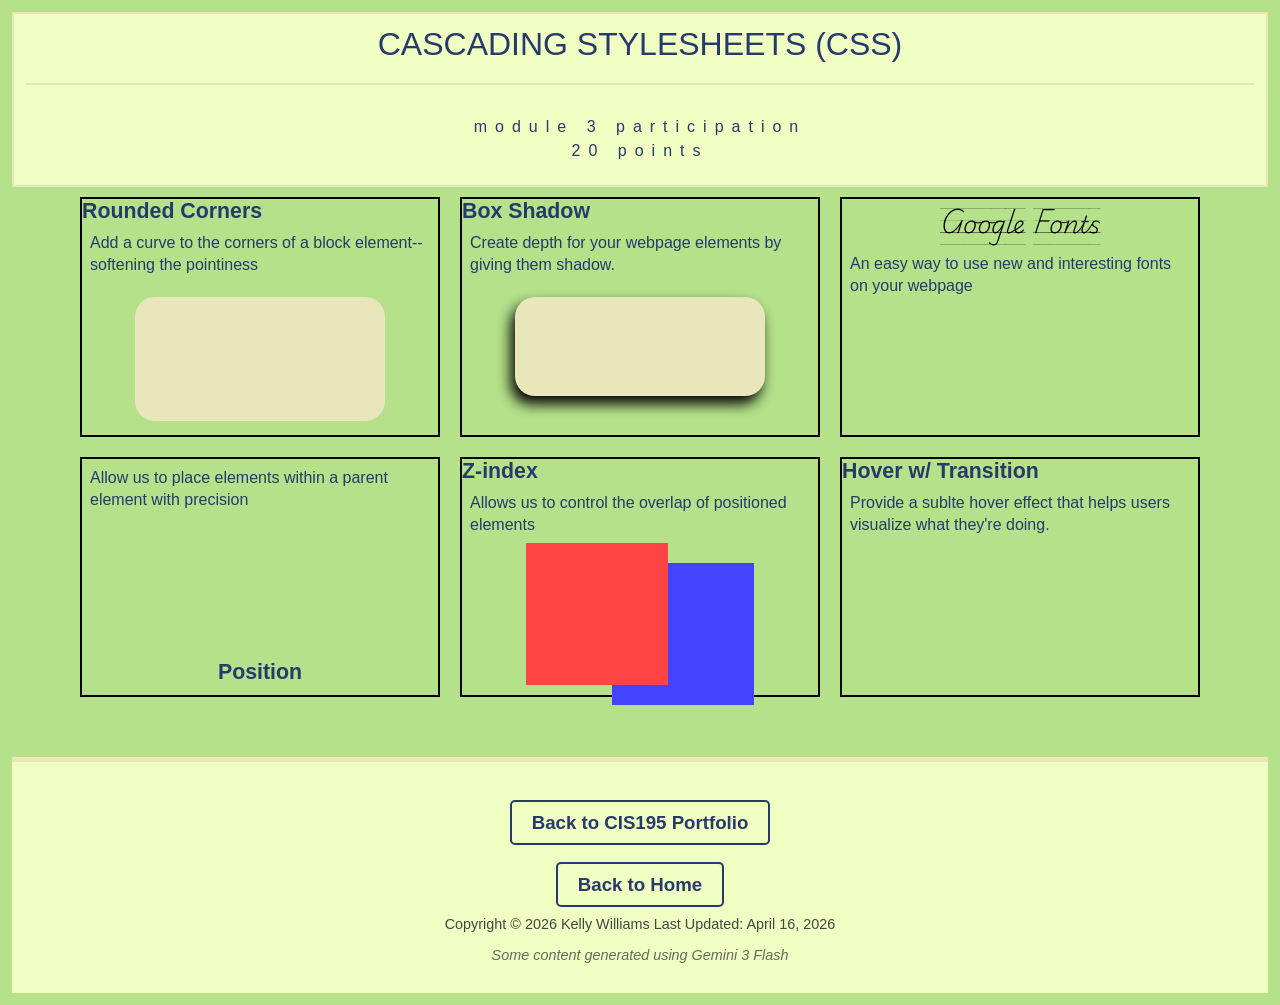
<file: cis195/m03_styles.html>
<!DOCTYPE html>
<html lang="en-us">
<head>
    <meta charset="utf-8">
    <title>Module 3 Participation | Demonstrating Cascading Stylesheets (CSS)</title>
	<meta name="viewport" content="width=device-width, initial-scale=1.0">
    <meta name="description" content="This will be a for the Module 3 Participation assignment concerning CSS">
    <meta name="author" content="Kelly Williams">
    <meta name="robots" content="index, follow">

    <!--External styles-->
    <link rel="preconnect" href="https://fonts.googleapis.com">
    <link rel="preconnect" href="https://fonts.gstatic.com" crossorigin>
    <link href="https://fonts.googleapis.com/css2?family=Playwrite+NZ+Guides&display=swap" rel="stylesheet">
    <link rel="stylesheet" href="styles/m03_styles.css">
    <!--Internal styles-->
    <style>
			footer {
				background: #F0FFC2;
				color: #454545;
				text-align: center;
				padding: 30px;
				margin-top: 50px;
				font-size: 0.9rem;
				border-top: 5px solid #eae6bc;
			}
			aside {
				font-style: italic;
				margin-top: 15px;
				opacity: 0.8;
			}
			nav {
				padding: 20px 0;
				text-align: center;
			}
			nav a {
				font-size: 14pt;
				text-decoration: none;
				color: #28396c;
				font-weight: bold;
				padding: 10px 20px;
				border: 2px solid #28396c;
				border-radius: 5px;
			}
			nav a:hover {
				background-color: #28396c;
				color: #ffffff;
			}
    </style>
</head>
<body>
    <header>
        <h1>Cascading Stylesheets (CSS)</h1>
        <p class="subtitle">Module 3 Participation
            <span>20 Points</span></p>
    </header>

    <p style="border: 8px solid #eae6bc;">This paragraph is also a block element</p>

    <section>

        <article id="art1">
            <h2>Rounded Corners</h2>
            <p>Add a curve to the corners of a block element--softening the pointiness</p>

            <div></div>
        </article>

        <article id="art2">
            <h2>Box Shadow</h2>
            <p>Create depth for your webpage elements by giving them shadow.</p>
            <div></div>
        </article>

        <article id="art3">
            <h2>Google Fonts</h2>
            <p>An easy way to use new and interesting fonts on your webpage</p>
        </article>

        <article id="art4">
            <h2>Position</h2>
            <p>Allow us to place elements within a parent element with precision</p>
        </article>

        <article id="art5">
            <h2>Z-index</h2>
            <p>Allows us to control the overlap of positioned elements</p>
            <div></div>
            <div></div>
        </article>

        <article id="art6">
            <h2>Hover w/ Transition</h2>
            <p>Provide a sublte hover effect that helps users visualize what they're doing.</p>
        </article>
    </section>

	<footer>
        <nav>
            <a href="index.html">Back to CIS195 Portfolio</a>
        </nav>
		<nav>
		    <a href="/..">Back to Home</a>
		</nav>
		Copyright &copy; 2026 Kelly Williams
		Last Updated: April 16, 2026
		<aside><em> Some content generated using Gemini 3 Flash</em></aside>
	</footer>
</body>
</file>
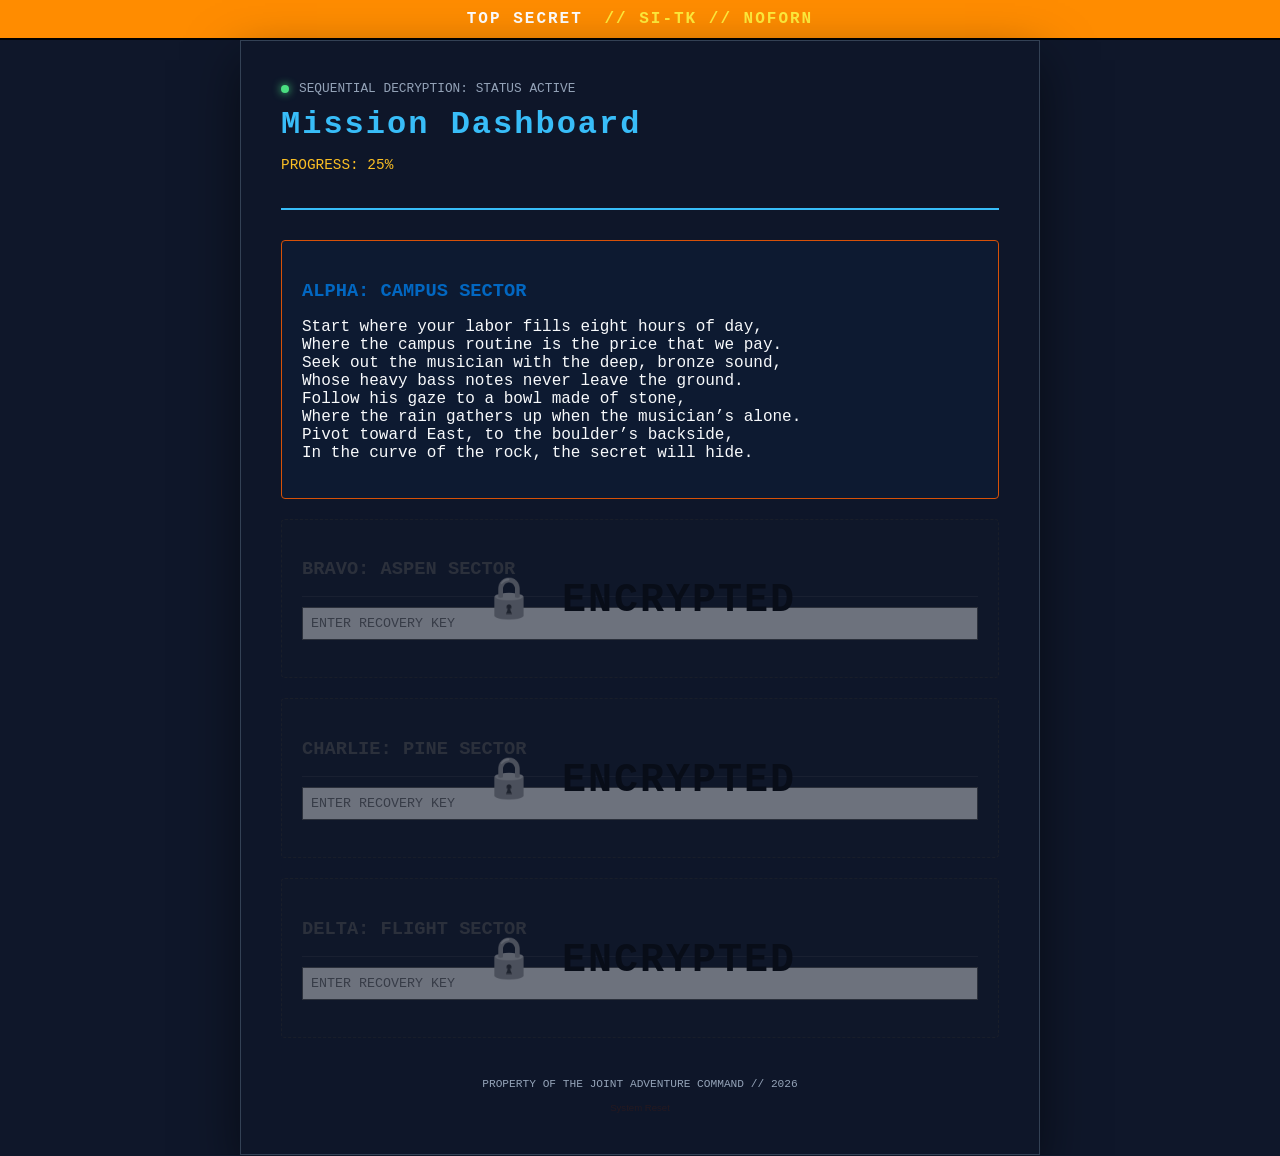
<file: for_fun/dashboard - Copy.html>
<!DOCTYPE html>
<html lang="en">
<head>
    <meta charset="UTF-8">
    <meta name="viewport" content="width=device-width, initial-scale=1.0">
    <title>JAC | Mission Dashboard</title>
    <link rel="stylesheet" href="top_secret/styles/styles.css">
    <style>
        .objective-grid {
            display: grid;
            grid-template-rows: repeat(auto-fit, minmax(250px, 1fr));
            gap: 20px;
            margin-top: 30px;
        }

        .objective-card {
            background: rgba(2, 103, 193, 0.05); /* Brand Blue Tint */
            border: 1px solid #D65108; /* Burnt Orange */
            padding: 20px;
            border-radius: 4px;
            position: relative;
            transition: all 0.3s ease;
        }

        /* Locked State */
        .objective-card.locked {
            opacity: 0.4;
            filter: grayscale(1);
            pointer-events: none;
            border: 1px dashed #591F0A; /* Deep Brown */
        }

        .objective-card.locked::after {
            content: "🔒 ENCRYPTED";
            position: absolute;
            top: 50%;
            left: 50%;
            transform: translate(-50%, -50%);
            font-weight: bold;
            color: black;
            letter-spacing: 2px;
            font-size: 2.5rem;
        }

        .objective-card h3 { color: #0267C1; margin-bottom: 10px; text-transform: uppercase; }
        
        .unlock-zone {
            margin-top: 15px;
            padding-top: 10px;
            border-top: 1px solid rgba(214, 81, 8, 0.3);
        }

        input.code-input {
            width: 100%;
            padding: 8px;
            background: #FDFCF0;
            border: 1px solid #0267C1;
            color: #591F0A;
            font-family: 'Courier New', monospace;
            text-transform: uppercase;
        }

        .unlock-msg { font-size: 0.7rem; color: #ef4444; margin-top: 5px; height: 12px; }
    </style>
</head>
<body>
    <div class="classification-banner">
        TOP SECRET <span class="compartment"> // SI-TK // NOFORN</span>
    </div>

    <div class="terminal-container">
        <header class="terminal-header">
            <div class="status-indicator">
                <span class="pulse-dot"></span>
                <span class="status-text">SEQUENTIAL DECRYPTION: STATUS ACTIVE</span>
            </div>
            <h1>Mission Dashboard</h1>
            <p class="coords">PROGRESS: <span id="progress-percent">25</span>%</p>
        </header>

        <main>
            <div class="objective-grid">
                <div class="objective-card" id="card-alpha">
                    <h3>Alpha: Campus Sector</h3>
                    <p>Start where your labor fills eight hours of day,<br>
                        Where the campus routine is the price that we pay.<br>
                        Seek out the musician with the deep, bronze sound,<br>
                        Whose heavy bass notes never leave the ground.<br>
                        Follow his gaze to a bowl made of stone,<br>
                        Where the rain gathers up when the musician’s alone.<br>
                        Pivot toward East, to the boulder’s backside,<br>
                        In the curve of the rock, the secret will hide.<br>
                    </p>
                </div>

                <div class="objective-card locked" id="card-bravo">
                    <h3>Bravo: Aspen Sector</h3>
                    <p></p>
                    <div class="unlock-zone" id="zone-bravo">
                        <input type="text" class="code-input" placeholder="ENTER RECOVERY KEY" id="input-bravo">
                        <div class="unlock-msg" id="msg-bravo"></div>
                    </div>
                </div>

                <div class="objective-card locked" id="card-charlie">
                    <h3>Charlie: Pine Sector</h3>
                    <p></p>
                    <div class="unlock-zone" id="zone-charlie">
                        <input type="text" class="code-input" placeholder="ENTER RECOVERY KEY" id="input-charlie">
                        <div class="unlock-msg" id="msg-charlie"></div>
                    </div>
                </div>

                <div class="objective-card locked" id="card-delta">
                    <h3>Delta: Flight Sector</h3>
                    <p></p>
                    <div class="unlock-zone" id="zone-alpha">
                        <input type="text" class="code-input" placeholder="ENTER RECOVERY KEY" id="input-alpha">
                        <div class="unlock-msg" id="msg-alpha"></div>
                    </div>
                </div>
            </div>

            <div class="action-bar" style="margin-top: 30px; display: none;" id="final-action">
                <a href="pin-lock.html" class="btn">INITIALIZE FINAL SECURITY BYPASS</a>
            </div>
        </main>

        <footer>
            <p>PROPERTY OF THE JOINT ADVENTURE COMMAND // 2026</p>
            <button onclick="resetMission()" style="background:none; border:none; color:#591F0A; font-size:0.6rem; cursor:pointer; opacity:0.3;">System Reset</button>
        </footer>
    </div>

    <script>
        // Physical Clue Keys
        const keys = {
            bravo: "BASS",   // To be found at Pence Hall
            charlie: "RIVER",  // To be found at Shevlin Park
            delta: "DESERT" // To be found at the overlook
        };

        function updateUI() {
            let unlockedCount = 1;
            
            // Bravo Unlock Logic
            if(localStorage.getItem('bravoUnlocked')) {
                document.getElementById('card-bravo').classList.remove('locked');
                document.getElementById('zone-alpha').style.display = 'none';
                unlockedCount++;
            }
            // Charlie Unlock Logic
            if(localStorage.getItem('charlieUnlocked')) {
                document.getElementById('card-charlie').classList.remove('locked');
                document.getElementById('zone-bravo').style.display = 'none';
                unlockedCount++;
            }
            // Delta Unlock Logic
            if(localStorage.getItem('deltaUnlocked')) {
                document.getElementById('card-delta').classList.remove('locked');
                document.getElementById('zone-charlie').style.display = 'none';
                document.getElementById('final-action').style.display = 'block';
                unlockedCount++;
            }

            document.getElementById('progress-percent').innerText = (unlockedCount / 4) * 100;
        }

        document.querySelectorAll('.code-input').forEach(input => {
            input.addEventListener('keypress', (e) => {
                if (e.key === 'Enter') {
                    const stage = input.id.split('-')[1];
                    if (input.value.toUpperCase() === keys[stage]) {
                        // Store unlock for the NEXT stage
                        const nextStage = stage === 'alpha' ? 'bravo' : stage === 'bravo' ? 'charlie' : 'delta';
                        localStorage.setItem(nextStage + 'Unlocked', 'true');
                        input.value = "";
                        updateUI();
                    } else {
                        document.getElementById('msg-' + stage).innerText = "ACCESS DENIED: INVALID KEY";
                    }
                }
            });
        });

        // Initialize UI on load
        updateUI();

        function resetMission() {
            if(confirm("DANGER: This will wipe all decrypted mission progress. Proceed?")) {
                localStorage.removeItem('bravoUnlocked');
                localStorage.removeItem('charlieUnlocked');
                localStorage.removeItem('deltaUnlocked');
                location.reload(); // Refresh the page to relock everything
            }
        }
    </script>
</body>
</html>
</file>
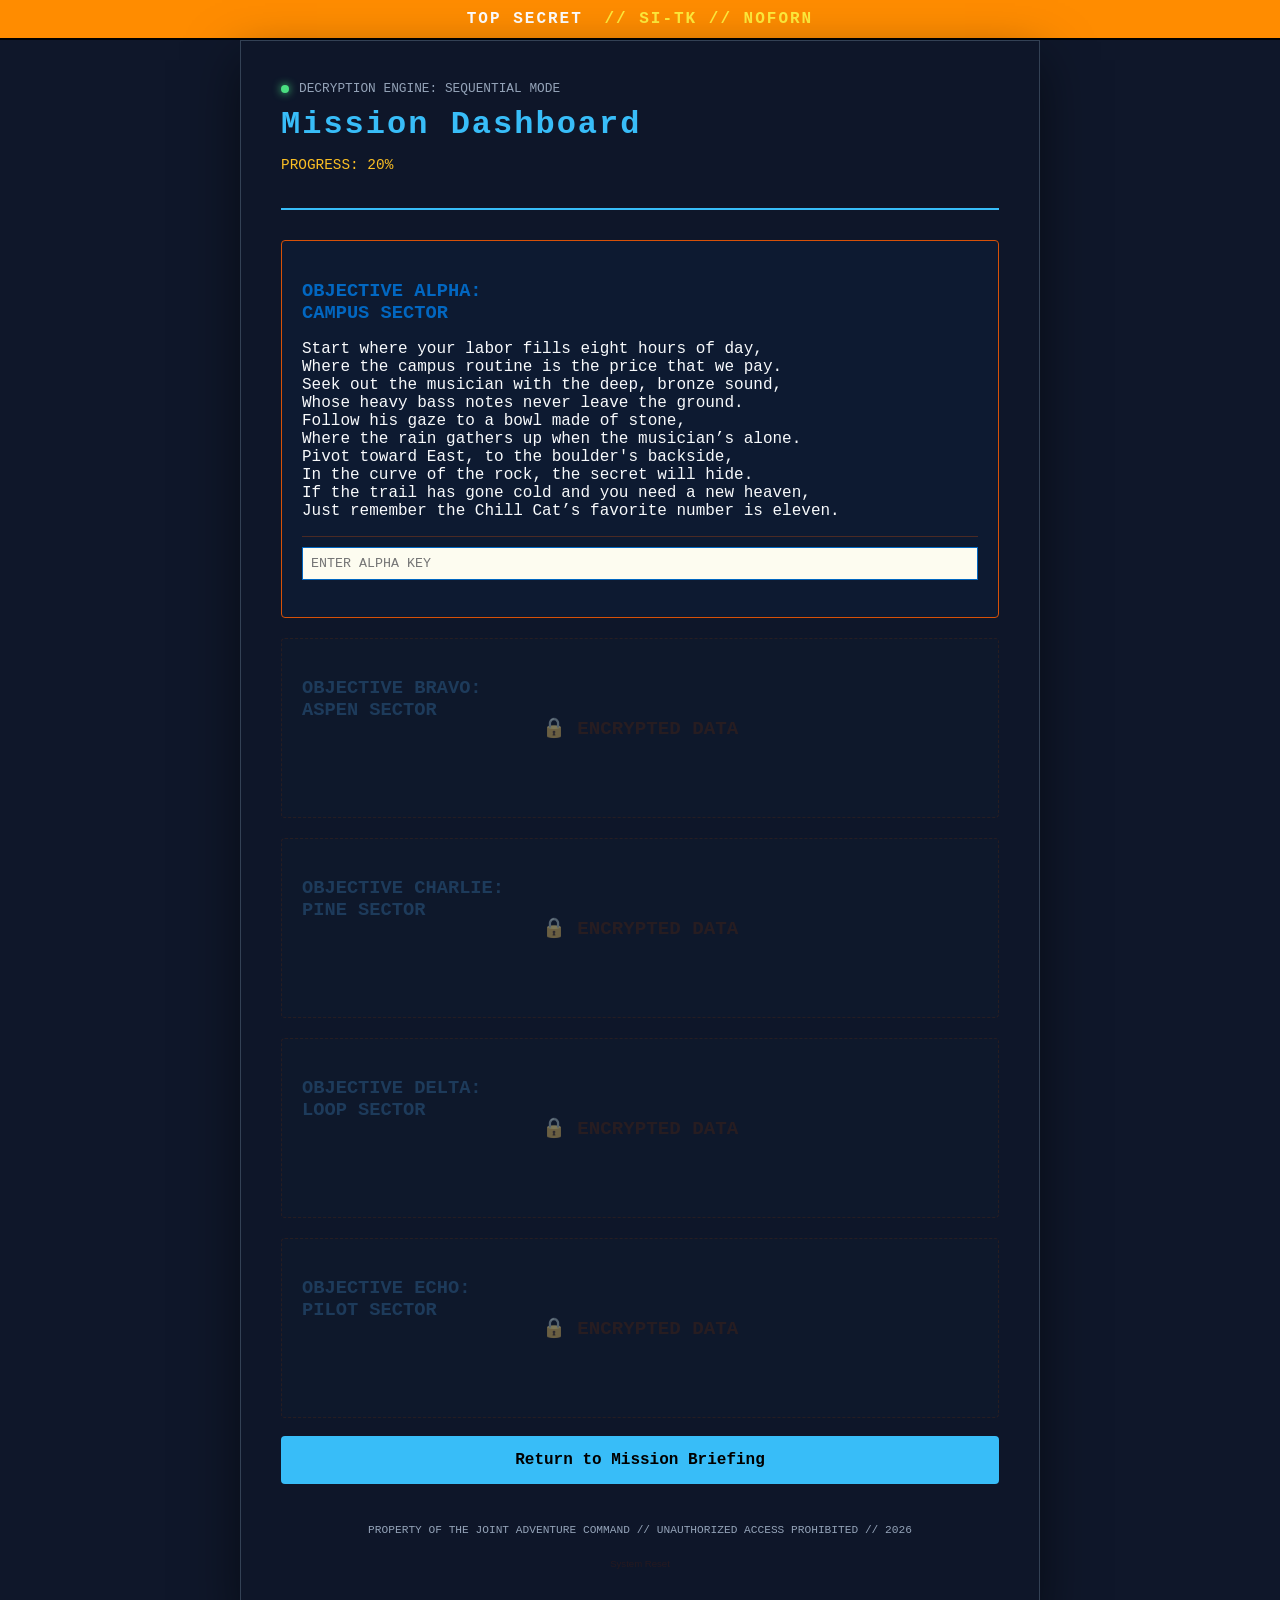
<file: for_fun/dashboard.html>
<!DOCTYPE html>
<html lang="en">
<head>
    <meta charset="UTF-8">
    <meta name="viewport" content="width=device-width, initial-scale=1.0">
    <title>OHNet | Mission Dashboard</title>
    <link rel="icon" type="image/png" href="/logo/Asset_1.png">
    <link rel="stylesheet" href="top_secret/styles/styles.css">
    <style>
        .objective-grid {
            display: grid;
            grid-template-rows: repeat(auto-fit, minmax(250px, 1fr));
            gap: 20px;
            margin-top: 30px;
        }

        .objective-card {
            background: rgba(2, 103, 193, 0.05); /* Brand Blue */
            border: 1px solid #D65108; /* Burnt Orange */
            padding: 20px;
            border-radius: 4px;
            position: relative;
            transition: all 0.4s ease;
            min-height: 180px;
        }

        /* Locked State Overlay */
        .objective-card.locked {
            opacity: 0.5;
            filter: grayscale(.5);
            border: 1px dashed #591F0A; /* Deep Brown */
        }

        .objective-card.locked .clue-text {
            display: none; /* Hide the hint until decrypted */
        }

        .objective-card.locked::after {
            content: "🔒 ENCRYPTED DATA";
            position: absolute;
            top: 50%;
            left: 50%;
            transform: translate(-50%, -50%);
            font-family: 'Courier New', monospace;
            font-weight: bold;
            color: #591F0A;
            font-size: 1.2rem;
        }

        .objective-card h3 { color: #0267C1; margin-bottom: 10px; text-transform: uppercase; }
        
        .unlock-zone {
            margin-top: 15px;
            padding-top: 10px;
            border-top: 1px solid rgba(214, 81, 8, 0.3);
        }

        input.code-input {
            width: 100%;
            padding: 8px;
            background: #FDFCF0;
            border: 1px solid #0267C1;
            color: #591F0A;
            font-family: 'Courier New', monospace;
            text-transform: uppercase;
        }

        .unlock-msg { font-size: 0.7rem; color: #ef4444; margin-top: 5px; height: 12px; }
        
        /* Reset Button Styling */
        .reset-btn {
            background: none;
            border: none;
            color: #591F0A;
            font-size: 0.6rem;
            cursor: pointer;
            opacity: 0.3;
            margin-top: 10px;
        }
    </style>
</head>
<body>
    <div class="classification-banner">
        TOP SECRET <span class="compartment"> // SI-TK // NOFORN</span>
    </div>

    <div class="terminal-container">
        <header class="terminal-header">
            <div class="status-indicator">
                <span class="pulse-dot"></span>
                <span class="status-text">DECRYPTION ENGINE: SEQUENTIAL MODE</span>
            </div>
            <h1>Mission Dashboard</h1>
            <p class="coords">PROGRESS: <span id="progress-percent">25</span>%</p>
        </header>

        <main>
            <div class="objective-grid">
                <div class="objective-card" id="card-alpha">
                    <h3>Objective Alpha:<br> Campus Sector</h3>
                    <p>
                        Start where your labor fills eight hours of day,<br>
                        Where the campus routine is the price that we pay.<br>
                        Seek out the musician with the deep, bronze sound,<br>
                        Whose heavy bass notes never leave the ground.<br>
                        Follow his gaze to a bowl made of stone,<br>
                        Where the rain gathers up when the musician’s alone.<br>
                        Pivot toward East, to the boulder's backside,<br>
                        In the curve of the rock, the secret will hide.<br>
                        If the trail has gone cold and you need a new heaven,<br>
                        Just remember the Chill Cat’s favorite number is eleven.
                    </p>
                    <div class="unlock-zone" id="zone-alpha">
                        <input type="text" class="code-input" placeholder="ENTER ALPHA KEY" id="input-alpha">
                        <div class="unlock-msg" id="msg-alpha"></div>
                    </div>
                </div>

                <div class="objective-card locked" id="card-bravo">
                    <h3>Objective Bravo:<br> Aspen Sector</h3>
                    <div class="clue-text">
                        <p>
                            <h3>ACCESS GRANTED. INITIALIZING BRAVO RECONNAISSANCE.</h3>
                            
                            <h4>INTEL RECOVERY:</h4> > Head to the Safety precinct. You must locate Asset: WENDY.

                            <h4>PROCEDURE:</h4> > Approach the desk using the code phrase: "I'M HERE FOR THE TRANSIT LOGS." 
                            <br>
                            > She is holding a classified transport vehicle and your next set of coordinates.
                            <h4>CAUTION:</h4> High-traffic area. Maintain your cover.
                        </p>
                        <div class="unlock-zone" id="zone-bravo">
                            <input type="text" class="code-input" placeholder="ENTER BRAVO KEY" id="input-bravo">
                            <div class="unlock-msg" id="msg-bravo"></div>
                        </div>
                    </div>
                </div>

                <div class="objective-card locked" id="card-charlie">
                    <h3>Objective Charlie:<br> Pine Sector</h3>
                    <div class="clue-text">
                        <p>
                            <h3>ACCESS GRANTED. INITIALIZING CHARLIE RECONNAISSANCE.</h3>
                            
                            <h4>INTEL RECOVERY:</h4> > Head to the Manchester precinct. You must locate Asset: WHITNEY.

                            <h4>PROCEDURE:</h4> > Approach the door using the code phrase: "THE WATER IS FINE TODAY." 
                            <br>
                            > She is holding the classified terrain projection and your next set of coordinates.
                            <h4>CAUTION:</h4>Manchester Precinct is guarded by a Sentient Loaf (Codename: TOFFEE). Known for high-frequency barks and tactical ankle-nipping. Do not let the stubby legs fool you; the Loaf is a master of psychological warfare. Avoid direct eye contact unless you have a high-value treat for bribery. 
                        </p>
                        <div class="unlock-zone" id="zone-charlie">
                            <input type="text" class="code-input" placeholder="ENTER CHARLIE KEY" id="input-charlie">
                            <div class="unlock-msg" id="msg-charlie"></div>
                        </div>
                    </div>
                </div>

                <div class="objective-card locked" id="card-delta">
                    <h3>Objective Delta:<br> Loop Sector</h3>
                    <div class="clue-text">
                        <p>
                            <h3>ACCESS GRANTED. INITIALIZING DELTA RECONNAISSANCE.</h3>
                            
                            <h4>INTEL RECOVERY:</h4> > Head to Residential HQ Precinct. Return to base immediately for final asset extraction.

                            <h4>PROCEDURE:</h4> > Enter the Technical Lab. Locate the containment unit to recover the classified maritime asset and the physical directive stored within.

                            <h4>CAUTION:</h4> The precinct environment will need further modifications to soon reflect a permanent merge of agent jurisdictions. Maintain operational focus—emotions may be high at this sector.
                        <div class="unlock-zone" id="zone-delta">
                            <input type="text" class="code-input" placeholder="ENTER DELTA KEY" id="input-delta">
                            <div class="unlock-msg" id="msg-delta"></div>
                        </div>
                    </div>
                </div>

                <div class="objective-card locked" id="card-echo">
                    <h3>Objective Echo:<br> Pilot Sector</h3>
                    <div class="clue-text">
                        <p>
                            <h3>ACCESS GRANTED. INITIALIZING ECHO RECONNAISSANCE.</h3>
                            
                            <h4>INTEL RECOVERY:</h4> > All field fragments have been secured.

                            <h4>PROCEDURE:</h4> > You must now triangulate the final access key. Access the JAC CIPHER SUITE.
                            <br>
                            > The coordinates are encrypted using the A1Z26 Cipher Codex.
                            <br>
                            > The directions are quadruple encrypted using a Caeasr Shift Cipher. The shift key for each is the first letter of one of the objective keys.

                            <h4>CAUTION:</h4> Civilian density is high at this landmark. Maintain your disguise as a "hiker." 
                            <br><br>
                            <div class="action-bar">
                                <a href="/for_fun/top_secret/caesar.html" class="btn">JAC Cipher Suite</a>
                            </div>
                        </p>
                    </div>
                </div>
            </div>
            <br>
            <div class="action-bar">
                <a href="index.html" class="btn">Return to Mission Briefing</a>
            </div>
        </main>

        <footer>
            <p>PROPERTY OF THE JOINT ADVENTURE COMMAND // UNAUTHORIZED ACCESS PROHIBITED // 2026</p>
            <button onclick="resetMission()" class="reset-btn">System Reset</button>
        </footer>
    </div>

    <script>
        const keys = {
            alpha: "BASS",
            bravo: "SHEVLIN",
            charlie: "COFFEE",
            delta: "HOME"
        };

        function updateUI() {
            let unlockedCount = 1;
            
            if(localStorage.getItem('bravoUnlocked')) {
                document.getElementById('card-bravo').classList.remove('locked');
                document.getElementById('zone-alpha').style.display = 'none';
                unlockedCount++;
            }
            if(localStorage.getItem('charlieUnlocked')) {
                document.getElementById('card-charlie').classList.remove('locked');
                document.getElementById('zone-bravo').style.display = 'none';
                unlockedCount++;
            }
            if(localStorage.getItem('deltaUnlocked')) {
                document.getElementById('card-delta').classList.remove('locked');
                document.getElementById('zone-charlie').style.display = 'none';
                unlockedCount++;            
            }
            if(localStorage.getItem('echoUnlocked')) {
                document.getElementById('card-echo').classList.remove('locked');
                document.getElementById('zone-delta').style.display = 'none';
                unlockedCount++;
            }

            // Updated for 5 total cards
            document.getElementById('progress-percent').innerText = Math.round((unlockedCount / 5) * 100);
        }

        document.querySelectorAll('.code-input').forEach(input => {
            input.addEventListener('keypress', (e) => {
                if (e.key === 'Enter') {
                    const stage = input.id.split('-')[1];
                    if (input.value.toUpperCase() === keys[stage]) {
                        // Map the key entered to the next card to unlock
                        const nextUnlockMap = {
                            alpha: 'bravo',
                            bravo: 'charlie',
                            charlie: 'delta',
                            delta: 'echo'
                        };
                        const nextStage = nextUnlockMap[stage];
                        localStorage.setItem(nextStage + 'Unlocked', 'true');
                        input.value = "";
                        updateUI();
                    } else {
                        document.getElementById('msg-' + stage).innerText = "ACCESS DENIED: INVALID KEY";
                    }
                }
            });
        });

        function resetMission() {
            if(confirm("DANGER: Wiping all mission data. Confirm?")) {
                localStorage.clear();
                location.reload();
            }
        }

        updateUI();
    </script>
</body>
</html>
</file>
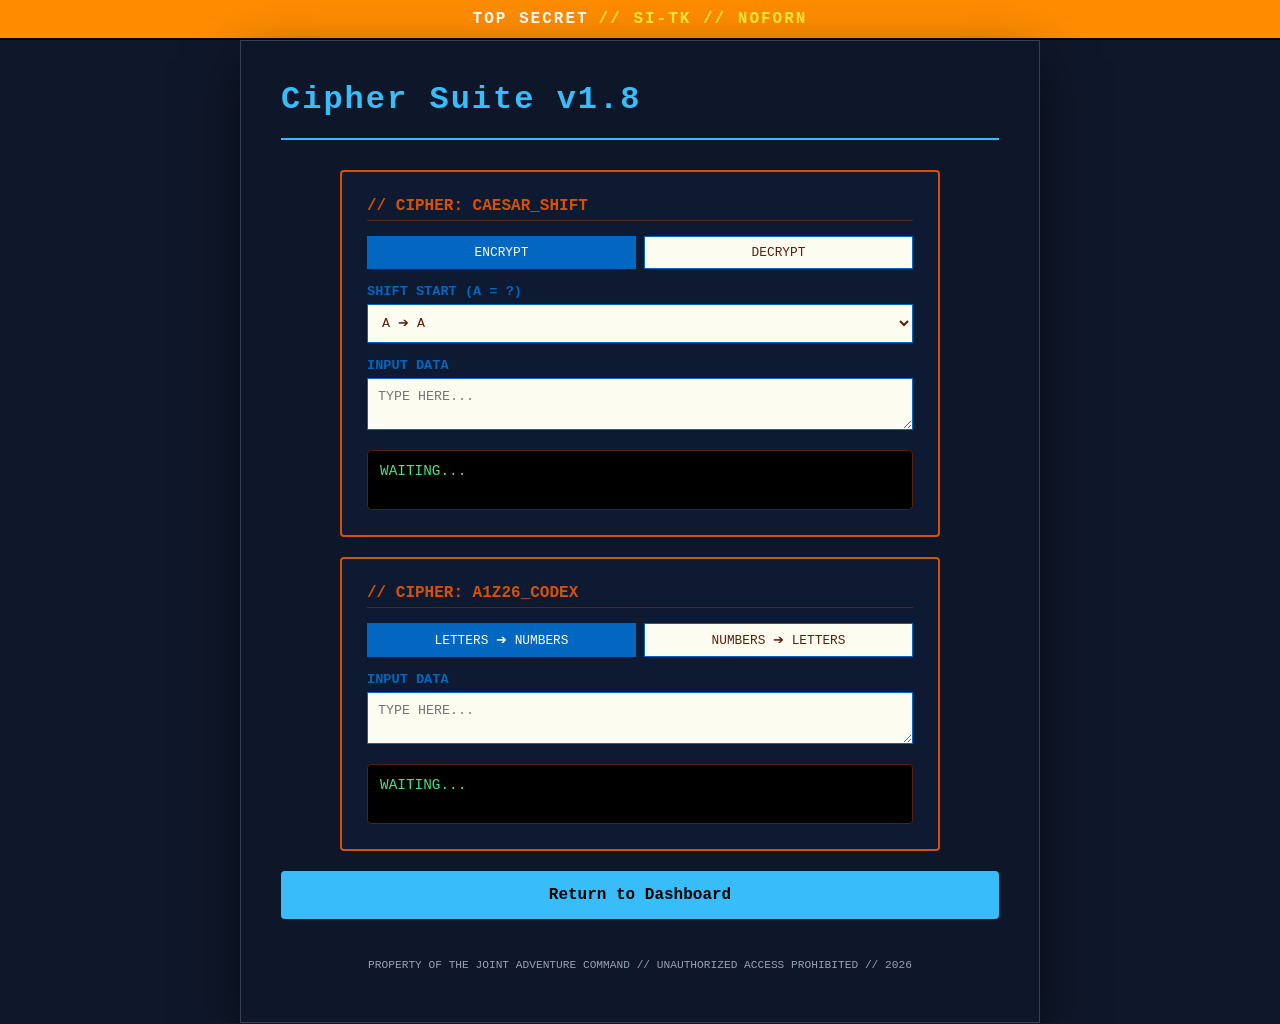
<file: for_fun/top_secret/caesar.html>
<!DOCTYPE html>
<html lang="en">
<head>
    <meta charset="UTF-8">
    <meta name="viewport" content="width=device-width, initial-scale=1.0">
    <title>JAC | Advanced Cipher Suite</title>
    <link rel="stylesheet" href="styles/styles.css">
    <style>
        .cipher-box {
            background: rgba(2, 103, 193, 0.05);
            border: 2px solid #D65108;
            padding: 25px;
            border-radius: 4px;
            max-width: 600px;
            margin: 20px auto;
        }

        .module-header {
            color: #D65108;
            font-family: 'Courier New', monospace;
            border-bottom: 1px solid rgba(214, 81, 8, 0.3);
            margin-bottom: 15px;
            padding-bottom: 5px;
            font-weight: bold;
        }

        .input-group { margin-bottom: 15px; text-align: left; }

        label {
            display: block;
            color: #0267C1;
            font-family: 'Courier New', monospace;
            font-weight: bold;
            margin-bottom: 5px;
            font-size: 0.85rem;
        }

        .mode-switch { display: flex; gap: 8px; margin-bottom: 15px; }

        .mode-btn {
            flex: 1;
            padding: 8px;
            background: #FDFCF0;
            border: 1px solid #0267C1;
            color: #591F0A;
            cursor: pointer;
            font-family: 'Courier New', monospace;
            font-size: 0.8rem;
        }

        .mode-btn.active { background: #0267C1; color: #FDFCF0; }

        select, textarea {
            width: 100%;
            background: #FDFCF0;
            border: 1px solid #0267C1;
            color: #591F0A;
            font-family: 'Courier New', monospace;
            padding: 10px;
        }

        .output-area {
            background: #000;
            color: #4ade80;
            padding: 12px;
            min-height: 60px;
            border: 1px solid #591F0A;
            border-radius: 4px;
            word-wrap: break-word;
            font-family: 'Courier New', monospace;
            font-size: 0.9rem;
        }
    </style>
</head>
<body>
    <div class="classification-banner">
        TOP SECRET<span class="compartment">// SI-TK // NOFORN</span>
    </div>

    <div class="terminal-container">
        <header class="terminal-header">
            <h1>Cipher Suite v1.8</h1>
        </header>

        <main>
            <div class="cipher-box">
                <div class="module-header">// CIPHER: CAESAR_SHIFT</div>
                <div class="mode-switch">
                    <button id="caeEncBtn" class="mode-btn active" onclick="setCaesarMode('encrypt')">ENCRYPT</button>
                    <button id="caeDecBtn" class="mode-btn" onclick="setCaesarMode('decrypt')">DECRYPT</button>
                </div>
                <div class="input-group">
                    <label>SHIFT START (A = ?)</label>
                    <select id="caesarShift" onchange="runCaesar()">
                        <script>
                            const alpha = "ABCDEFGHIJKLMNOPQRSTUVWXYZ";
                            for(let i=0; i<26; i++) document.write(`<option value="${i}">A ➔ ${alpha[i]}</option>`);
                        </script>
                    </select>
                </div>
                <div class="input-group">
                    <label>INPUT DATA</label>
                    <textarea id="caesarInput" rows="2" placeholder="TYPE HERE..." oninput="runCaesar()"></textarea>
                </div>
                <div class="output-area" id="caesarOutput">WAITING...</div>
            </div>

            <div class="cipher-box">
                <div class="module-header">// CIPHER: A1Z26_CODEX</div>
                <div class="mode-switch">
                    <button id="a1zEncBtn" class="mode-btn active" onclick="setA1Z26Mode('encrypt')">LETTERS ➔ NUMBERS</button>
                    <button id="a1zDecBtn" class="mode-btn" onclick="setA1Z26Mode('decrypt')">NUMBERS ➔ LETTERS</button>
                </div>
                <div class="input-group">
                    <label>INPUT DATA</label>
                    <textarea id="a1zInput" rows="2" placeholder="TYPE HERE..." oninput="runA1Z26()"></textarea>
                </div>
                <div class="output-area" id="a1zOutput">WAITING...</div>
            </div>

            <div class="action-bar">
                <a href="/for_fun/dashboard.html" class="btn">Return to Dashboard</a>
            </div>
        <footer>
            <p>PROPERTY OF THE JOINT ADVENTURE COMMAND // UNAUTHORIZED ACCESS PROHIBITED // 2026</p>
        </footer>
        </main>
    </div>

    <script>
        // --- CAESAR LOGIC ---
        let caeMode = 'encrypt';
        function setCaesarMode(m) { caeMode = m; document.getElementById('caeEncBtn').classList.toggle('active', m==='encrypt'); document.getElementById('caeDecBtn').classList.toggle('active', m==='decrypt'); runCaesar(); }
        
        function runCaesar() {
            const input = document.getElementById('caesarInput').value.toUpperCase();
            let shift = parseInt(document.getElementById('caesarShift').value);
            const alphabet = "ABCDEFGHIJKLMNOPQRSTUVWXYZ";
            if (!input) { document.getElementById('caesarOutput').innerText = "WAITING..."; return; }
            if (caeMode === 'decrypt') shift = (26 - shift) % 26;
            
            let res = "";
            for (let char of input) {
                let idx = alphabet.indexOf(char);
                res += (idx === -1) ? char : alphabet[(idx + shift) % 26];
            }
            document.getElementById('caesarOutput').innerText = res;
        }

        // --- A1Z26 LOGIC ---
        let a1zMode = 'encrypt';
        function setA1Z26Mode(m) { a1zMode = m; document.getElementById('a1zEncBtn').classList.toggle('active', m==='encrypt'); document.getElementById('a1zDecBtn').classList.toggle('active', m==='decrypt'); runA1Z26(); }

        function runA1Z26() {
            const input = document.getElementById('a1zInput').value.trim().toUpperCase();
            const output = document.getElementById('a1zOutput');
            if (!input) { output.innerText = "WAITING..."; return; }

            if (a1zMode === 'encrypt') {
                // Letter to Number (BEND -> 2-5-14-4)
                let res = [];
                for (let char of input) {
                    let code = char.charCodeAt(0);
                    if (code >= 65 && code <= 90) res.push(code - 64);
                    else res.push(char);
                }
                output.innerText = res.join('');
            } else {
                // Number to Letter (2-5-14-4 -> BEND)
                let res = "";
                let parts = input.split(/[- ]+/);
                for (let p of parts) {
                    let num = parseInt(p);
                    if (!isNaN(num) && num >= 1 && num <= 26) res += String.fromCharCode(num + 64);
                    else res += p;
                }
                output.innerText = res;
            }
        }
    </script>
</body>
</html>
</file>
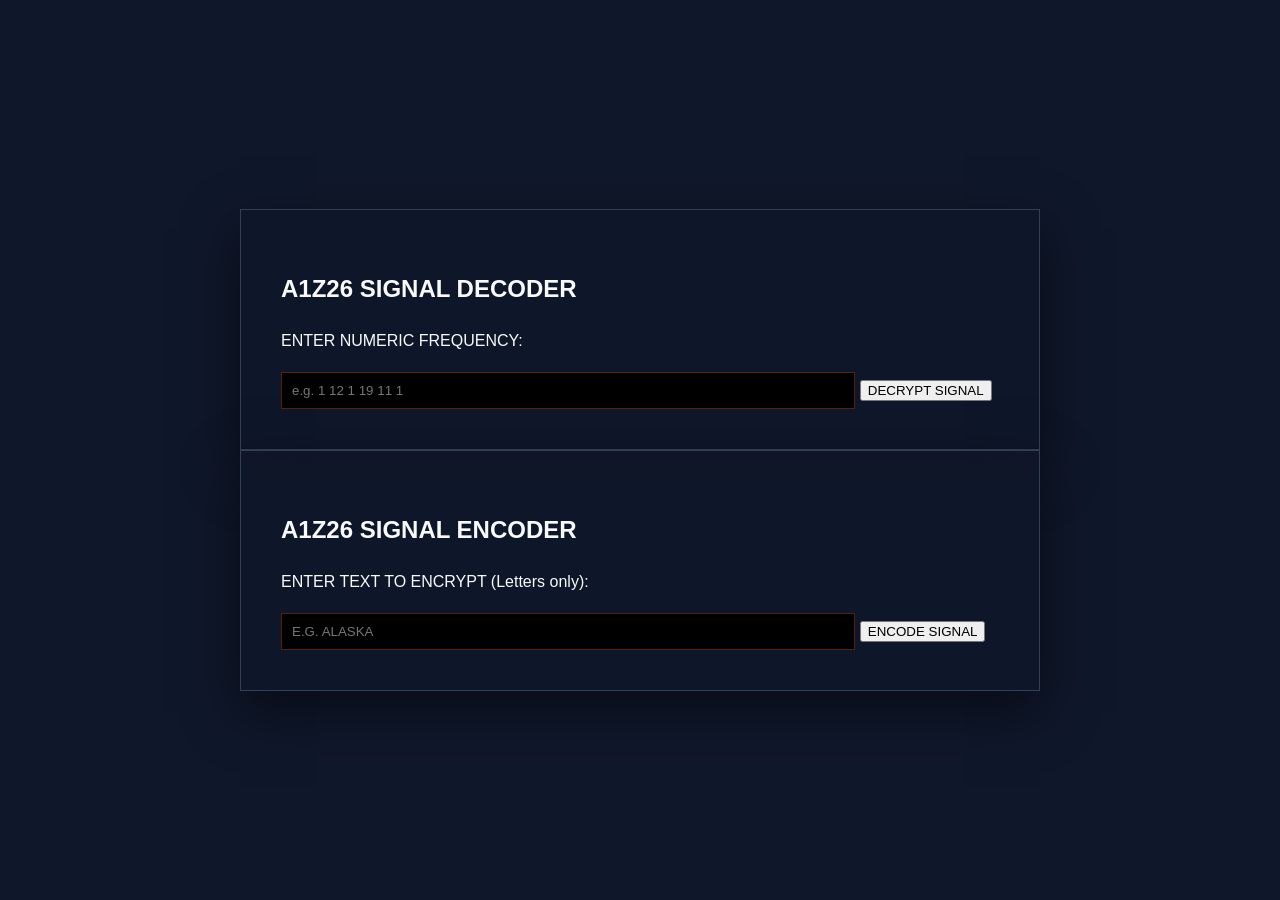
<file: for_fun/top_secret/decode.html>
<!DOCTYPE html>
<html lang="en">
<head>
    <meta charset="UTF-8">
    <title>OHNet | Decoder</title>
    <link rel="stylesheet" href="styles/styles.css">
        <link rel="icon" type="image/png" href="/logo/Asset_1.png">
    <style>
        body { font-family: sans-serif; padding: 20px; line-height: 1.6; }
        textarea { width: 75%; height: 100px; margin-bottom: 10px; }
        #output { padding: 15px; background: grey; border-radius: 5px; min-height: 50px; font-weight: bold; }
    </style>
</head>
<body>
    <div class="terminal-container">
        <h2 class="logo">A1Z26 SIGNAL DECODER</h2>
        <p>ENTER NUMERIC FREQUENCY:</p>
        
        <input type="text" id="numeric-input" placeholder="e.g. 1 12 1 19 11 1" 
            style="background: #000; color: #0267C1; border: 1px solid #591F0A; padding: 10px; width: 80%;">
        
        <button onclick="decryptSignal()" class="cta-button" style="margin-top: 10px;">DECRYPT SIGNAL</button>
        
        <div id="decoded-output" class="code-window" style="margin-top: 20px; height: 50px; display: none;">
            </div>
    </div>
    <div class="terminal-container">
        <h2 class="logo">A1Z26 SIGNAL ENCODER</h2>
        <p>ENTER TEXT TO ENCRYPT (Letters only):</p>
        
        <input type="text" id="text-input" placeholder="e.g. ALASKA" 
            style="background: #000; color: #EFA00B; border: 1px solid #591F0A; padding: 10px; width: 80%; text-transform: uppercase;">
        
        <button onclick="encryptSignal()" class="cta-button" style="margin-top: 10px;">ENCODE SIGNAL</button>
        
        <div id="encoded-output" class="code-window" style="margin-top: 20px; height: 50px; display: none;">
            </div>
    </div>
    <script>
        function decryptSignal() {
            const input = document.getElementById('numeric-input').value;
            const outputDiv = document.getElementById('decoded-output');
            
            // Split the input by dashes or spaces
            const numberArray = input.split(/[- ]+/);
            
            // Convert numbers to letters
            const decryptedMessage = numberArray.map(num => {
                const n = parseInt(num);
                if (n >= 1 && n <= 26) {
                    // 64 is the offset for Uppercase A in ASCII (64 + 1 = 65, which is 'A')
                    return String.fromCharCode(64 + n);
                }
                return ''; // Ignore invalid numbers
            }).join('');

            // Display the result
            if (decryptedMessage) {
                outputDiv.style.display = 'block';
                outputDiv.innerHTML = `> DECRYPTED MESSAGE: ${decryptedMessage}`;
            }
        }
        function encryptSignal() {
            const input = document.getElementById('text-input').value.toUpperCase();
            const outputDiv = document.getElementById('encoded-output');
            
            // Remove everything that isn't a letter
            const cleanInput = input.replace(/[^A-Z]/g, '');
            
            const encodedArray = [];
            for (let i = 0; i < cleanInput.length; i++) {
                // charCodeAt(0) returns the ASCII value (A = 65)
                const num = cleanInput.charCodeAt(i) - 64;
                encodedArray.push(num);
            }

            const finalCode = encodedArray.join('');

            // Display the result
            if (finalCode) {
                outputDiv.style.display = 'block';
                outputDiv.innerHTML = `> ENCODED FREQUENCY: ${finalCode}`;
            }
        }
    </script>
</body>
</html>
</file>
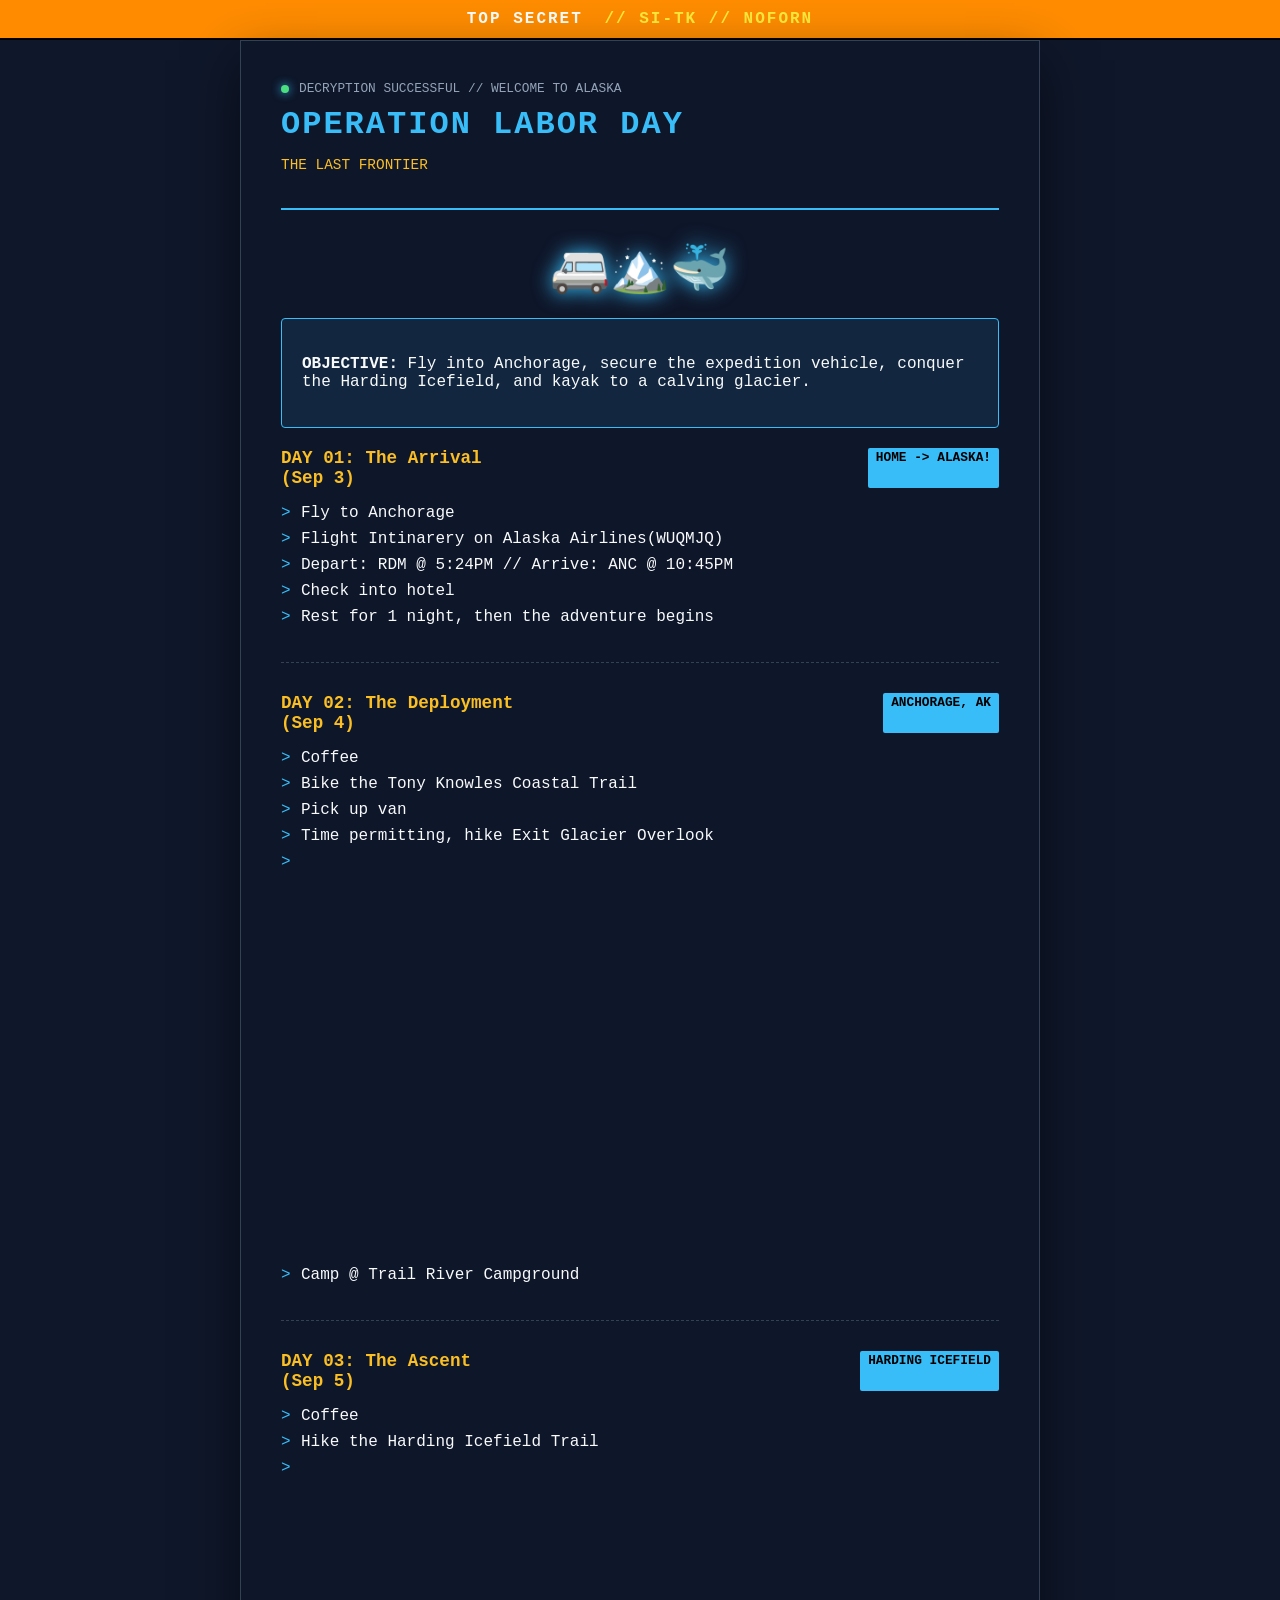
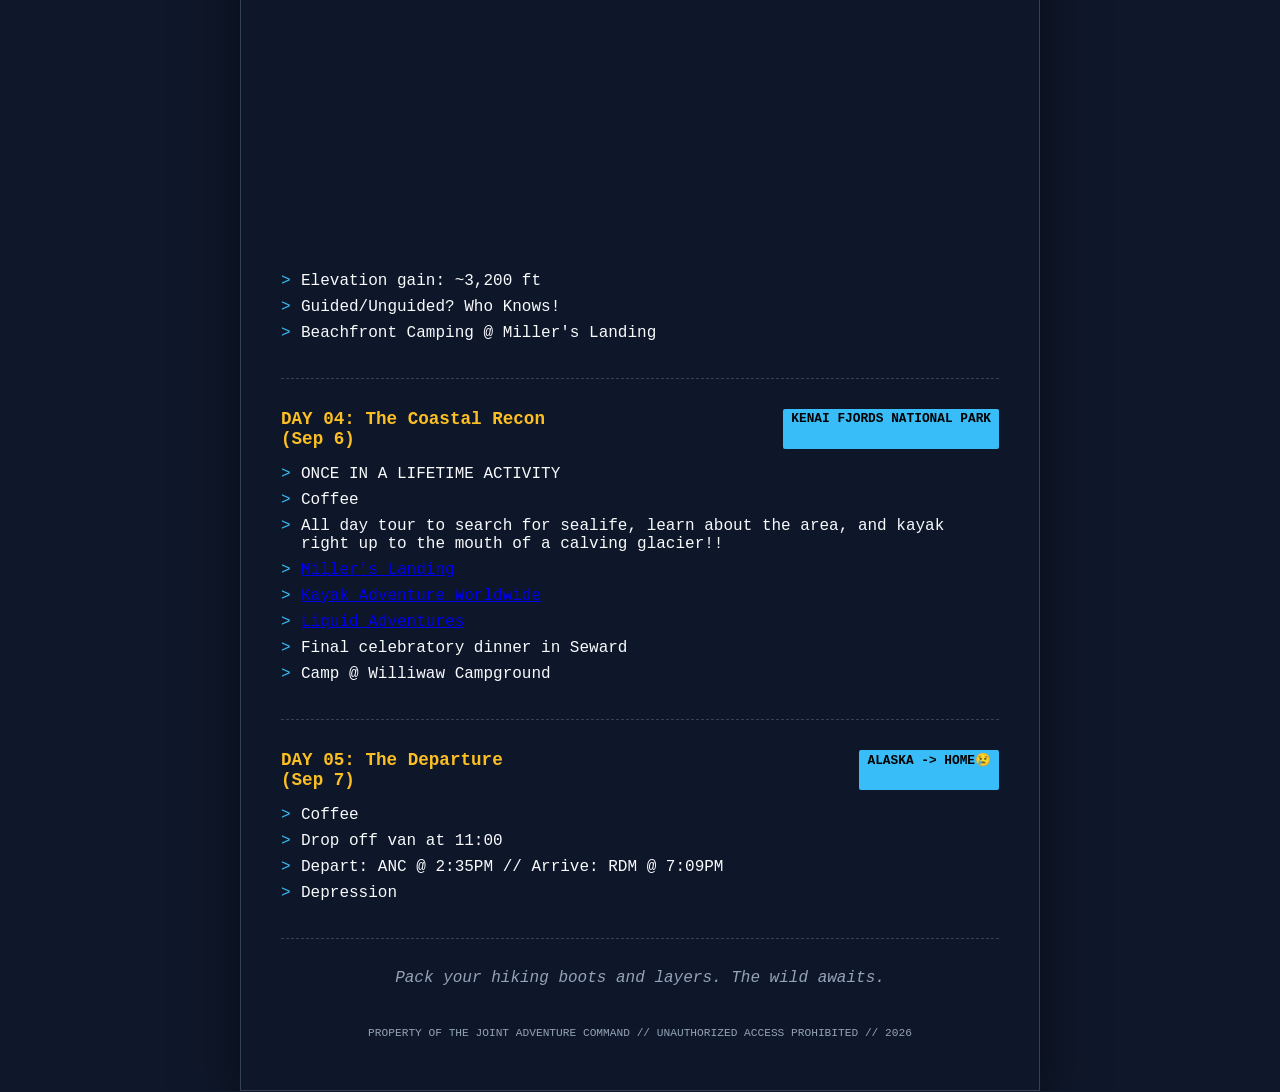
<file: for_fun/top_secret/itinerary.html>
<!DOCTYPE html>
<html lang="en">
<head>
    <meta charset="UTF-8">
    <meta name="viewport" content="width=device-width, initial-scale=1.0">
    <title>Mission Unlocked | Alaska Itinerary</title>
    <link rel="icon" type="image/png" href="/logo/Asset_1.png">
    <link rel="stylesheet" href="styles/styles.css">
    <style>
        .itinerary-content {
            animation: fadeIn 10s ease-in;
        }

        @keyframes fadeIn {
            from { opacity: 0; transform: translateY(10px); }
            to { opacity: 1; transform: translateY(0); }
        }

        .highlight-box {
            background: rgba(56, 189, 248, 0.1);
            border: 1px solid var(--accent-color);
            padding: 20px;
            margin: 20px 0;
            border-radius: 4px;
        }

        .day-block {
            margin-bottom: 30px;
            padding-bottom: 20px;
            border-bottom: 1px dashed #334155;
        }

        .day-title {
            color: #fbbf24;
            font-weight: bold;
            font-size: 1.1rem;
            margin-bottom: 10px;
            display: flex;
            justify-content: space-between;
        }

        .location-tag {
            background: var(--accent-color);
            color: #000;
            padding: 2px 8px;
            font-size: 0.8rem;
            border-radius: 2px;
            text-transform: uppercase;
        }

        .itinerary-list {
            list-style: none;
            padding-left: 0;
        }

        .itinerary-list li {
            margin-bottom: 8px;
            padding-left: 20px;
            position: relative;
        }

        .itinerary-list li::before {
            content: ">";
            position: absolute;
            left: 0;
            color: var(--accent-color);
        }

        .alaska-graphic {
            text-align: center;
            font-size: 3rem;
            margin: 20px 0;
            filter: drop-shadow(0 0 10px var(--accent-color));
        }
    </style>
</head>
<body>
    <div class="classification-banner">
    TOP SECRET <span class="compartment"> // SI-TK // NOFORN</span>
    </div>
    <div class="terminal-container">
        <header class="terminal-header">
            <div class="status-indicator">
                <span class="pulse-dot" style="box-shadow: 0 0 10px #38bdf8;"></span>
                <span class="status-text">DECRYPTION SUCCESSFUL // WELCOME TO ALASKA</span>
            </div>
            <h1>OPERATION LABOR DAY</h1>
            <p class="coords">THE LAST FRONTIER</p>
        </header>

        <main class="itinerary-content">
            <div class="alaska-graphic">🚐🏔️🐳</div>

            <div class="highlight-box">
                <p><strong>OBJECTIVE:</strong> Fly into Anchorage, secure the expedition vehicle, conquer the Harding Icefield, and kayak to a calving glacier.</p>
            </div>

            <div class="day-block">
                <div class="day-title">
                    <span>DAY 01: The Arrival <br>(Sep 3)</span>
                    <span class="location-tag">Home -> ALASKA!</span>
                </div>
                <ul class="itinerary-list">
                    <li>Fly to Anchorage</li>
                    <li>Flight Intinarery on Alaska Airlines(WUQMJQ)</li>
                    <li>Depart: RDM @ 5:24PM // Arrive: ANC @ 10:45PM</li>
                    <li>Check into hotel</li>
                    <li>Rest for 1 night, then the adventure begins</li>
                </ul>
            </div>

            <div class="day-block">
                <div class="day-title">
                    <span>DAY 02: The Deployment <br>(Sep 4)</span>
                    <span class="location-tag">Anchorage, AK</span>
                </div>
                <ul class="itinerary-list">
                    <li>Coffee</li>
                    <li>Bike the Tony Knowles Coastal Trail</li>
                    <li>Pick up van</li>
                    <li>Time permitting, hike Exit Glacier Overlook</li>
                    <li><iframe class="alltrails" src="https://www.alltrails.com/widget/trail/us/alaska/exit-glacier-overlook-trail?u=i&sh=phvsho" width="100%" height="400" frameborder="0" scrolling="no" marginheight="0" marginwidth="0" title="AllTrails: Trail Guides and Maps for Hiking, Camping, and Running"></iframe></li>
                    <li>Camp @ Trail River Campground</li>
                </ul>
            </div>

            <div class="day-block">
                <div class="day-title">
                    <span>DAY 03: The Ascent <br>(Sep 5)</span>
                    <span class="location-tag">Harding Icefield</span>
                </div>
                <ul class="itinerary-list">
                    <li>Coffee</li>
                    <li>Hike the Harding Icefield Trail</li>
                    <li><iframe class="alltrails" src="https://www.alltrails.com/widget/trail/us/alaska/harding-ice-field-trail?u=i&sh=phvsho" width="100%" height="400" frameborder="0" scrolling="no" marginheight="0" marginwidth="0" title="AllTrails: Trail Guides and Maps for Hiking, Camping, and Running"></iframe></li>
                    <li>Elevation gain: ~3,200 ft</li>
                    <li>Guided/Unguided? Who Knows!</li>
                    <li>Beachfront Camping @ Miller's Landing</li>
                </ul>
            </div>

            <div class="day-block">
                <div class="day-title">
                    <span>DAY 04: The Coastal Recon <br>(Sep 6)</span>
                    <span class="location-tag">Kenai Fjords National Park</span>
                </div>
                <ul class="itinerary-list">
                    <li>ONCE IN A LIFETIME ACTIVITY</li>
                    <li>Coffee</li>
                    <li>All day tour to search for sealife, learn about the area, and kayak right up to the mouth of a calving glacier!!</li>
                    <li><a href="https://www.millerslandingak.com/seward-alaska-kayaking/guided-day-trips/">Miller's Landing</a></li>
                    <li><a href="https://www.kayakak.com/full-day-kayaking/">Kayak Adventure Worldwide</a></li>
                    <li><a href="https://www.liquid-adventures.com/">Liquid Adventures</a></li>
                    <li>Final celebratory dinner in Seward</li>
                    <li> Camp @ Williwaw Campground</li>
                </ul>
            </div>

            <div class="day-block">
                <div class="day-title">
                    <span>DAY 05: The Departure <br>(Sep 7)</span>
                    <span class="location-tag">Alaska -> Home😢</span>
                </div>
                <ul class="itinerary-list">
                    <li>Coffee</li>
                    <li>Drop off van at 11:00</li>
                    <li>Depart: ANC @ 2:35PM // Arrive: RDM @ 7:09PM</li>
                    <li>Depression</li>
                </ul>
            </div>

            <div class="action-bar">
                <p style="text-align: center; font-style: italic; color: var(--text-dim);">Pack your hiking boots and layers. The wild awaits.</p>
            </div>
        </main>

        <footer>
            <p>PROPERTY OF THE JOINT ADVENTURE COMMAND // UNAUTHORIZED ACCESS PROHIBITED // 2026</p>

        </footer>
    </div>
</body>
</html>
</file>
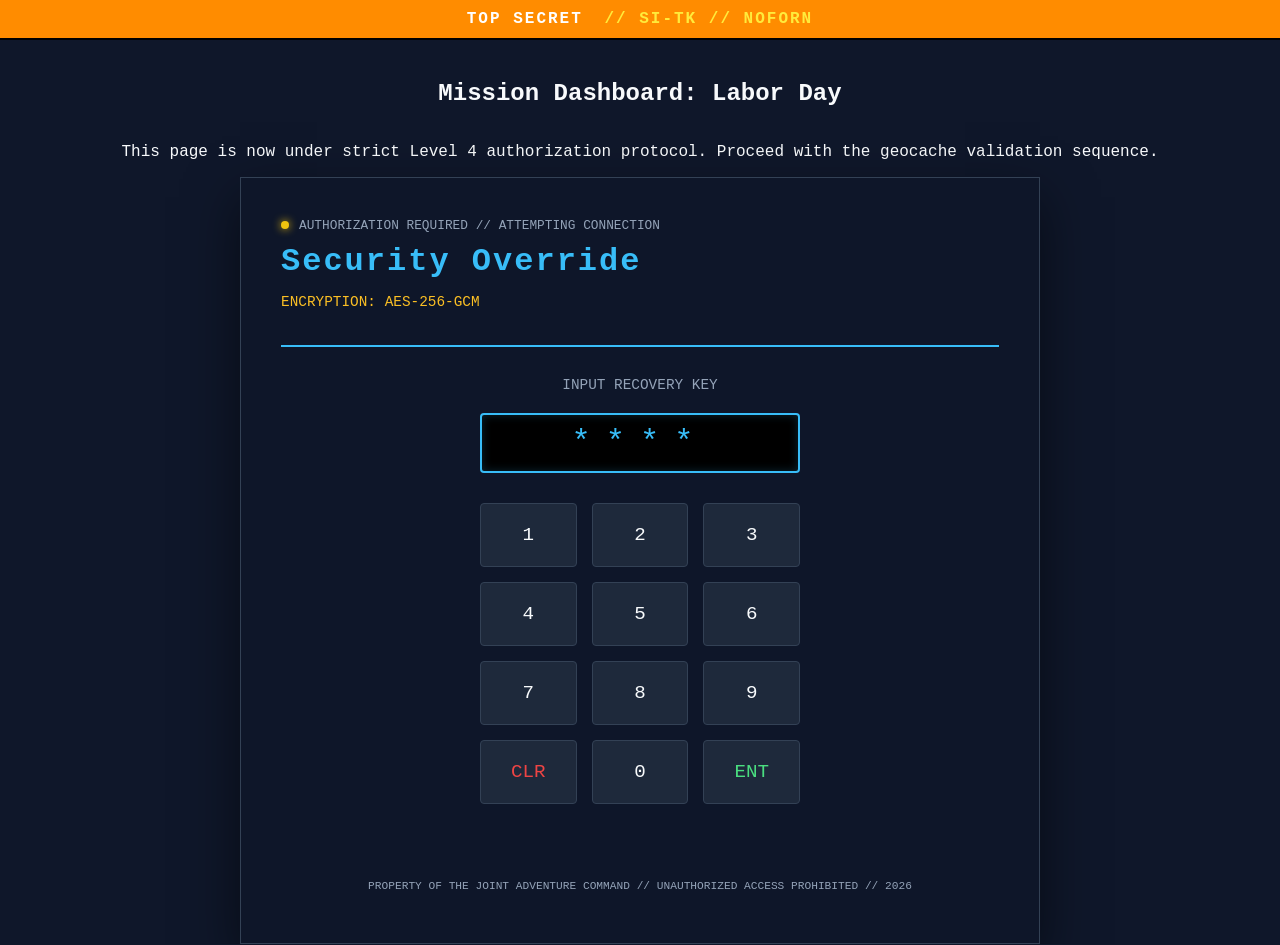
<file: for_fun/top_secret/pin-lock.html>
<!DOCTYPE html>
<html lang="en">
<head>
    <meta charset="UTF-8">
    <meta name="viewport" content="width=device-width, initial-scale=1.0">
    <title>Security Override | Authorization Required</title>
    <link rel="icon" type="image/png" href="/logo/Asset_1.png">
    <link rel="stylesheet" href="styles/styles.css">
    <style>
        /* Specific styles for the PIN interface */
        .pin-wrapper {
            max-width: 320px;
            margin: 0 auto;
            text-align: center;
        }

        .pin-display {
            background: #000;
            border: 2px solid var(--accent-color);
            border-radius: 4px;
            height: 60px;
            margin-bottom: 30px;
            display: flex;
            align-items: center;
            justify-content: center;
            font-size: 2rem;
            letter-spacing: 15px;
            color: var(--accent-color);
            box-shadow: inset 0 0 10px rgba(56, 189, 248, 0.2);
        }

        .keypad {
            display: grid;
            grid-template-columns: repeat(3, 1fr);
            gap: 15px;
        }

        .key {
            background: var(--card-bg);
            border: 1px solid #334155;
            color: var(--text-main);
            padding: 20px;
            font-size: 1.2rem;
            font-family: 'Courier New', monospace;
            cursor: pointer;
            transition: all 0.1s;
            border-radius: 4px;
        }

        .key:hover {
            background: #334155;
            border-color: var(--accent-color);
        }

        .key:active {
            background: var(--accent-color);
            color: #000;
        }

        .key.wide {
            grid-column: span 3;
            margin-top: 10px;
            background: #0ea5e9;
            color: #000;
            font-weight: bold;
        }

        .error-text {
            color: #ef4444;
            font-size: 0.8rem;
            margin-top: 20px;
            height: 1rem;
        }
    </style>
</head>
<body>
    <div class="classification-banner">
        TOP SECRET <span class="compartment"> // SI-TK // NOFORN</span>
    </div>

    <div class="content-container">
        <h2>Mission Dashboard: Labor Day</h2>
        <p>This page is now under strict Level 4 authorization protocol. Proceed with the geocache validation sequence.</p>
    </div>

    <div class="terminal-container">
        <header class="terminal-header">
            <div class="status-indicator">
                <span class="pulse-dot" style="background-color: #f1c40f; box-shadow: 0 0 8px #f1c40f;"></span>
                <span class="status-text">AUTHORIZATION REQUIRED // ATTEMPTING CONNECTION</span>
            </div>
            <h1>Security Override</h1>
            <p class="coords">ENCRYPTION: AES-256-GCM</p>
        </header>

        <main>
            <div class="pin-wrapper">
                <p style="font-size: 0.9rem; color: var(--text-dim); margin-bottom: 20px;">
                    INPUT RECOVERY KEY
                </p>
                
                <!-- Display for the PIN -->
                <div class="pin-display" id="display">****</div>

                <!-- Keypad Grid -->
                <div class="keypad">
                    <button class="key">1</button>
                    <button class="key">2</button>
                    <button class="key">3</button>
                    <button class="key">4</button>
                    <button class="key">5</button>
                    <button class="key">6</button>
                    <button class="key">7</button>
                    <button class="key">8</button>
                    <button class="key">9</button>
                    <button class="key" style="color: #ef4444;">CLR</button>
                    <button class="key">0</button>
                    <button class="key" style="color: var(--terminal-green);">ENT</button>
                </div>

                <div class="error-text" id="error-msg"></div>
            </div>
        </main>

        <footer>
            <p>PROPERTY OF THE JOINT ADVENTURE COMMAND // UNAUTHORIZED ACCESS PROHIBITED // 2026</p>
        </footer>
    </div>
    <script>
    const display = document.getElementById('display');
    const errorMsg = document.getElementById('error-msg');
    let currentInput = "";
    const correctPin = "2107"; // Replace with the PIN you hide in the geocache!

    // Get all buttons and add click events
    document.querySelectorAll('.key').forEach(button => {
        button.addEventListener('click', () => {
            const value = button.innerText;

            if (value === 'CLR') {
                currentInput = "";
                errorMsg.innerText = "";
            } else if (value === 'ENT') {
                if (currentInput === correctPin) {
                    // Success! Redirect to the itinerary reveal
                    window.location.href = "itinerary.html"; 
                } else {
                    errorMsg.innerText = "ACCESS DENIED: INVALID KEY";
                    currentInput = "";
                }
            } else {
                // Limit to 4 digits
                if (currentInput.length < 4) {
                    currentInput += value;
                }
            }

            // Update the display (use '*' to hide the PIN or 'currentInput' to show it)
            display.innerText = currentInput.padEnd(4, "*").replace(/[0-9]/g, "*");
        });
    });
    </script>
</body>
</html>
</file>
<file: cis195/styles/styles.css>
* {
    margin: 0; padding: 0; box-sizing: border-box;
}

body {
    font-family: 'Segoe UI', Verdana, sans-serif;
    color: #28396c;
    background-color: #B5E18B;
    line-height: 1.6; 
    margin: 0;
    padding: 0;
}

main {
    max-width: 900px;
    margin: 20px auto;
    padding: 20px;
    background-color: #ffffff;
    box-shadow: 0 4px 10px;
    border-radius: 8px;
}

header {
    background: #28396c;
    color: #ffffff;
    padding: 40px 20px;
    text-align: center;
    border-bottom: 10px solid #eae6bc;
}

h1 {
    margin: 0;
    font-size: 2.2rem;
    font-weight: 1000; 
    text-transform: uppercase;
    letter-spacing: 1px;
    margin-bottom: 1.2rem;
}

section {
    margin-bottom: 40px;
    padding: 10px 0;
}

h2 {
    color: #454545;
    border-bottom: 2px solid #28396c;
    display: inline-block;
    padding-bottom: 5px;
    margin-bottom: 1.2rem;
}

h3 {
    margin-top: 1.2rem;
    margin-bottom: 1.2rem;
}

p {
    margin-bottom: 1.2rem;
}

ul {
    padding-left: 25px; 
}

nav {
    padding: 20px 0;
    text-align: center;
}

nav a {
    font-size: 14pt;
    text-decoration: none;
    color: #28396c;
    font-weight: bold;
    padding: 10px 20px;
    border: 2px solid #28396c;
    border-radius: 5px;
}
nav a:hover {
    background-color: #28396c;
    color: #ffffff;

}
.special-font {
        font-size: 14pt;
    font-family: "Playwrite NO", cursive;
    font-optical-sizing: auto;
    font-weight: 200;
    font-style: normal;
    text-decoration: none;
    color: #28396c;
    font-weight: bold;
    padding: 10px 20px;
    border: 2px solid #28396c;
    border-radius: 5px;
}



footer {
    background: #F0FFC2;
    color: #454545;
    text-align: center;
    padding: 30px;
    margin-top: 50px;
    font-size: 0.9rem;
    border-top: 5px solid #eae6bc;
}

aside {
    font-style: italic;
    margin-top: 15px;
    opacity: 0.8;
}
</file>
<file: for_fun/top_secret/styles/styles.css>
/* CSS for the Scavenger Hunt Portal */
* {
    box-sizing: border-box;
}
:root {
    --bg-color: #0f172a;
    --card-bg: #1e293b;
    --accent-color: #38bdf8;
    --text-main: #f8fafc;
    --text-dim: #94a3b8;
    --terminal-green: #4ade80;
}

body {
    margin: 0;
    padding: 0;
    background-color: var(--bg-color);
    color: var(--text-main);
    font-family: 'Courier New', Courier, monospace;
    display: flex;
    flex-direction: column;
    justify-content: center;
    align-items: center;
    min-height: 100vh;
}

/* CSS for the Classification Banner */

.classification-banner {
    background-color: 	#ff8c00;
    color: #FFFFFF;
    font-family: 'Consolas', 'Monaco', monospace;
    font-weight: bold;
    text-transform: uppercase;
    letter-spacing: 2px;
    text-align: center;
    padding: 10px 0;
    
    /* FIXES START HERE */
    width: 100%; 
    display: block;
    margin: 0 auto; /* Keeps it centered if inside a container */
    border-bottom: 2px solid #000;
}

.compartment {
    color: #FFEB3B;
    margin-left: 10px;
}

.content-container {
    /* Instead of margin-top: 60px, use padding to prevent 'margin collapse' */
    padding-top: 20px; 
    width: 100%;
    display: flex;
    flex-direction: column;
    align-items: center; /* Centers items inside the container */
} 
.terminal-container {
    width: 90%;
    max-width: 800px;
    padding: 40px;
    border: 1px solid #334155;
    background: rgba(15, 23, 42, 0.9);
    box-shadow: 0 20px 50px rgba(0,0,0,0.5);
}

.terminal-header {
    border-bottom: 2px solid var(--accent-color);
    margin-bottom: 30px;
    padding-bottom: 20px;
}

.status-indicator {
    display: flex;
    align-items: center;
    gap: 10px;
    font-size: 0.8rem;
    color: var(--text-dim);
    margin-bottom: 10px;
}

.pulse-dot {
    width: 8px;
    height: 8px;
    background-color: var(--terminal-green);
    border-radius: 50%;
    box-shadow: 0 0 8px var(--terminal-green);
    animation: pulse 2s infinite;
}

@keyframes pulse {
    0% { opacity: 1; }
    50% { opacity: 0.3; }
    100% { opacity: 1; }
}

h1 {
    margin: 0;
    letter-spacing: 2px;
    color: var(--accent-color);
}

.coords {
    font-size: 0.9rem;
    color: #fbbf24;
}

.mission-brief {
    margin-bottom: 30px;
}

.code-window {
    background: #000;
    border-radius: 6px;
    padding: 15px;
    margin-bottom: 30px;
}

.dot { width: 10px; height: 10px; border-radius: 50%; display: inline-block; margin-right: 5px; }
.red { background: #ff5f56; }
.yellow { background: #ffbd2e; }
.green { background: #27c93f; }

pre { margin-top: 15px; overflow-x: auto; }
.comment { color: #64748b; }
.tag { color: #f472b6; }
.attr { color: #fbbf24; }
.string { color: #38bdf8; }

.btn {
    display: block;
    text-align: center;
    background: var(--accent-color);
    color: #000;
    text-decoration: none;
    font-weight: bold;
    padding: 15px;
    border-radius: 4px;
    transition: transform 0.2s;
}

.btn:hover {
    transform: scale(1.02);
    background: #7dd3fc;
}

footer {
    margin-top: 40px;
    font-size: 0.7rem;
    color: var(--text-dim);
    text-align: center;
}

#countdown-clock {
  display: flex;
  justify-content: center;
  gap: 20px;
  font-family: 'Segoe UI', sans-serif;
  color: #591F0A; /* Your typography color */
  text-align: center;
}

#countdown-clock div {
  background: #FDFCF0; /* Your background color */
  padding: 15px;
  border-radius: 8px;
  border: 2px solid #0267C1; /* Your primary blue */
  min-width: 80px;
}

#countdown-clock span {
  display: block;
  font-size: 2.5rem;
  font-weight: bold;
  color: #0075C4; /* Your link/UI blue */
}

.loading-text {
    font-family: 'Segoe UI', sans-serif;
    color: #591F0A; /* Your typography color */
    font-size: 1.2rem;
    font-weight: bold;
}

.dots::after {
    content: '';
    display: inline-block;
    width: 0;
    /* This animation named 'cycle' takes 2 seconds and repeats forever */
    animation: cycle 2s infinite;
    text-align: left;
}

@keyframes cycle {
    0%   { content: ''; }
    25%  { content: '.'; }
    50%  { content: '..'; }
    75%  { content: '...'; }
    100% { content: ''; }
}

.code-window {
    background-color: #000; /* Black background */
    color: #0267C1;        /* Using your primary blue for the code */
    font-family: 'Courier New', Courier, monospace;
    padding: 15px;
    height: 300px;
    overflow-y: hidden;    /* Hides the scrollbar for a cleaner look */
    border: 2px solid #591F0A; 
    border-radius: 5px;
    font-size: 0.9rem;
    line-height: 1.2;
}

.unlock-btn {
    background-color: #EFA00B; /* Your CTA Gold */
    color: #591F0A;            /* Your Typography Red-Brown */
    padding: 15px 30px;
    text-decoration: none;
    font-weight: bold;
    font-family: 'Courier New', monospace;
    border: 3px solid #D65108; /* Your Secondary Orange for a border */
    border-radius: 5px;
    display: inline-block;
    transition: transform 0.2s, background-color 0.2s;
    box-shadow: 0 4px 15px rgba(0,0,0,0.3);
}

.unlock-btn:hover {
    background-color: #D65108; /* Shifts to Orange on hover */
    color: #FDFCF0;            /* Light text on hover */
    transform: scale(1.05);    /* Slight pop-out effect */
}
</file>
<file: cis195/hobby/styles/styles.css>
* {
    margin: 0; padding: 0; box-sizing: border-box;
}

body {
    font-family: 'Segoe UI', Verdana, sans-serif;
    color: #28396c;
    background-color: #B5E18B;
    line-height: 1.6; 
    margin: 0;
    padding: 0;
}

main {
    max-width: 900px;
    margin: 20px auto;
    padding: 20px;
    background-color: #ffffff;
    box-shadow: 0 4px 10px;
    border-radius: 8px;
}

header {
    background: #28396c;
    color: #ffffff;
    padding: 40px 20px;
    text-align: center;
    border-bottom: 10px solid #eae6bc;
}

h1 {
    margin: 0;
    font-size: 2.2rem;
    font-weight: 1000; 
    text-transform: uppercase;
    letter-spacing: 1px;
    margin-bottom: 1.2rem;
}

section {
    margin-bottom: 40px;
    padding: 10px 0;
}

h2 {
    color: #454545;
    border-bottom: 2px solid #28396c;
    display: inline-block;
    padding-bottom: 5px;
    margin-bottom: 1.2rem;
}

h3 {
    margin-top: 1.2rem;
    margin-bottom: 1.2rem;
}

p {
    margin-bottom: 1.2rem;
}

ul {
    padding-left: 25px; 
}

nav {
    padding: 20px 0;
    text-align: center;
}

nav a {
    font-size: 14pt;
    text-decoration: none;
    color: #28396c;
    font-weight: bold;
    padding: 10px 20px;
    border: 2px solid #28396c;
    border-radius: 5px;
}
nav a:hover {
    background-color: #28396c;
    color: #ffffff;

}

footer {
    background: #F0FFC2;
    color: #454545;
    text-align: center;
    padding: 30px;
    margin-top: 50px;
    font-size: 0.9rem;
    border-top: 5px solid #eae6bc;
}

aside {
    font-style: italic;
    margin-top: 15px;
    opacity: 0.8;
}
figure {
	text-align: center;
	margin: 20px 0;
}
figure img {
    border-radius: 20px;
    box-shadow: 5px 10px 5px lightslategrey;
    overflow: hidden;
}
</file>
<file: cis195/styles/m03_styles.css>
* {
    margin: 0; padding: 0; box-sizing: border-box;
}

body {
    background-color: #B5E18B;
    color: #28396c;
    font-family: 'Segoe UI', Verdana, sans-serif;
    padding: 12px;
}
header {
    border: 2px solid #eae6bc;
    padding: 12px;
    background-color: #F0FFC2;
}

header > h1 {
    text-align: center;
    font-weight: normal;
    text-transform: uppercase;
    color: #28396c;
    margin-bottom: 20px; padding-bottom: 20px;
    border-bottom: 2px solid #eae6bc;
}
header span {
    display: block;
    border: 0px;
    color: #28396c
}
.subtitle {
    text-align: center;
    border: 0px solid #eae6bc;
    padding: 10px;
    line-height: 1.5;
    text-transform: lowercase;
    letter-spacing: 8px;
}
header + p {
    display: none;
}
/* css ruleset, aka rule
selector {
    declaration1;
    declaration2;
        property: value;
}
    */
/* ======================= */
/* CSS Examples */
section {
    display: flex;
    justify-content: center;
    flex-flow: row wrap;
}

section article {
    border: 2px solid black;
    max-width: 360px;
    height: 240px;
    margin: 10px;
    flex: 0 0 auto;
    padding: 4 px;
}

article h2 {
    font-size: 16pt;

}

article p {
    margin: 8px;
    line-height: 1.4;
}

/* ID Selector */
#art1 div {
    width: 70%;
    aspect-ratio: 2/1;
    background-color: #eae6bc;
    margin: 20px auto; /*center a block*/
    border-radius: 20px;
}

#art2 div {
    width: 70%;
    aspect-ratio: 2.5/1;
    background-color: #eae6bc;
    margin: 20px auto;
    box-shadow: -4px 8px 14px black;
    border-radius: 20px;
}

#art3 h2 {
  font-family: "Playwrite NZ Guides", cursive;
  text-align: center;
  font-size: 18pt;
  color: black;
  font-weight: 400;
  font-style: normal;
}
#art4 {
    /* use position relative on the parent */
    position: relative;
}
#art4 h2 {
    /* use position absolute on the child you want to maniopulate */
    position: absolute;
    bottom: 10px; left: 0;
    border: 0px solid #28396c;
    width: 100%;
    text-align: center;
}

#art5 {
    position: relative;
}
#art5 div{
    position: absolute;
}
#art5 div:nth-of-type(1) {
    width: 40%;
    aspect-ratio: 1;
    background-color: #f44;
    bottom: 10px; left: 64px; 
    z-index: 10;
}
#art5 div:nth-of-type(2) {
    width: 40%;
    aspect-ratio: 1;
    background-color: #44f;
    bottom: -10px; right: 64px;
    z-index: 5;
}

#art6 {
    transition: all 300ms linear;
}
#art6:hover {
    background-color: #404;
    color: #ff4;
    border: 2px solid yellowgreen;
}
</file>
